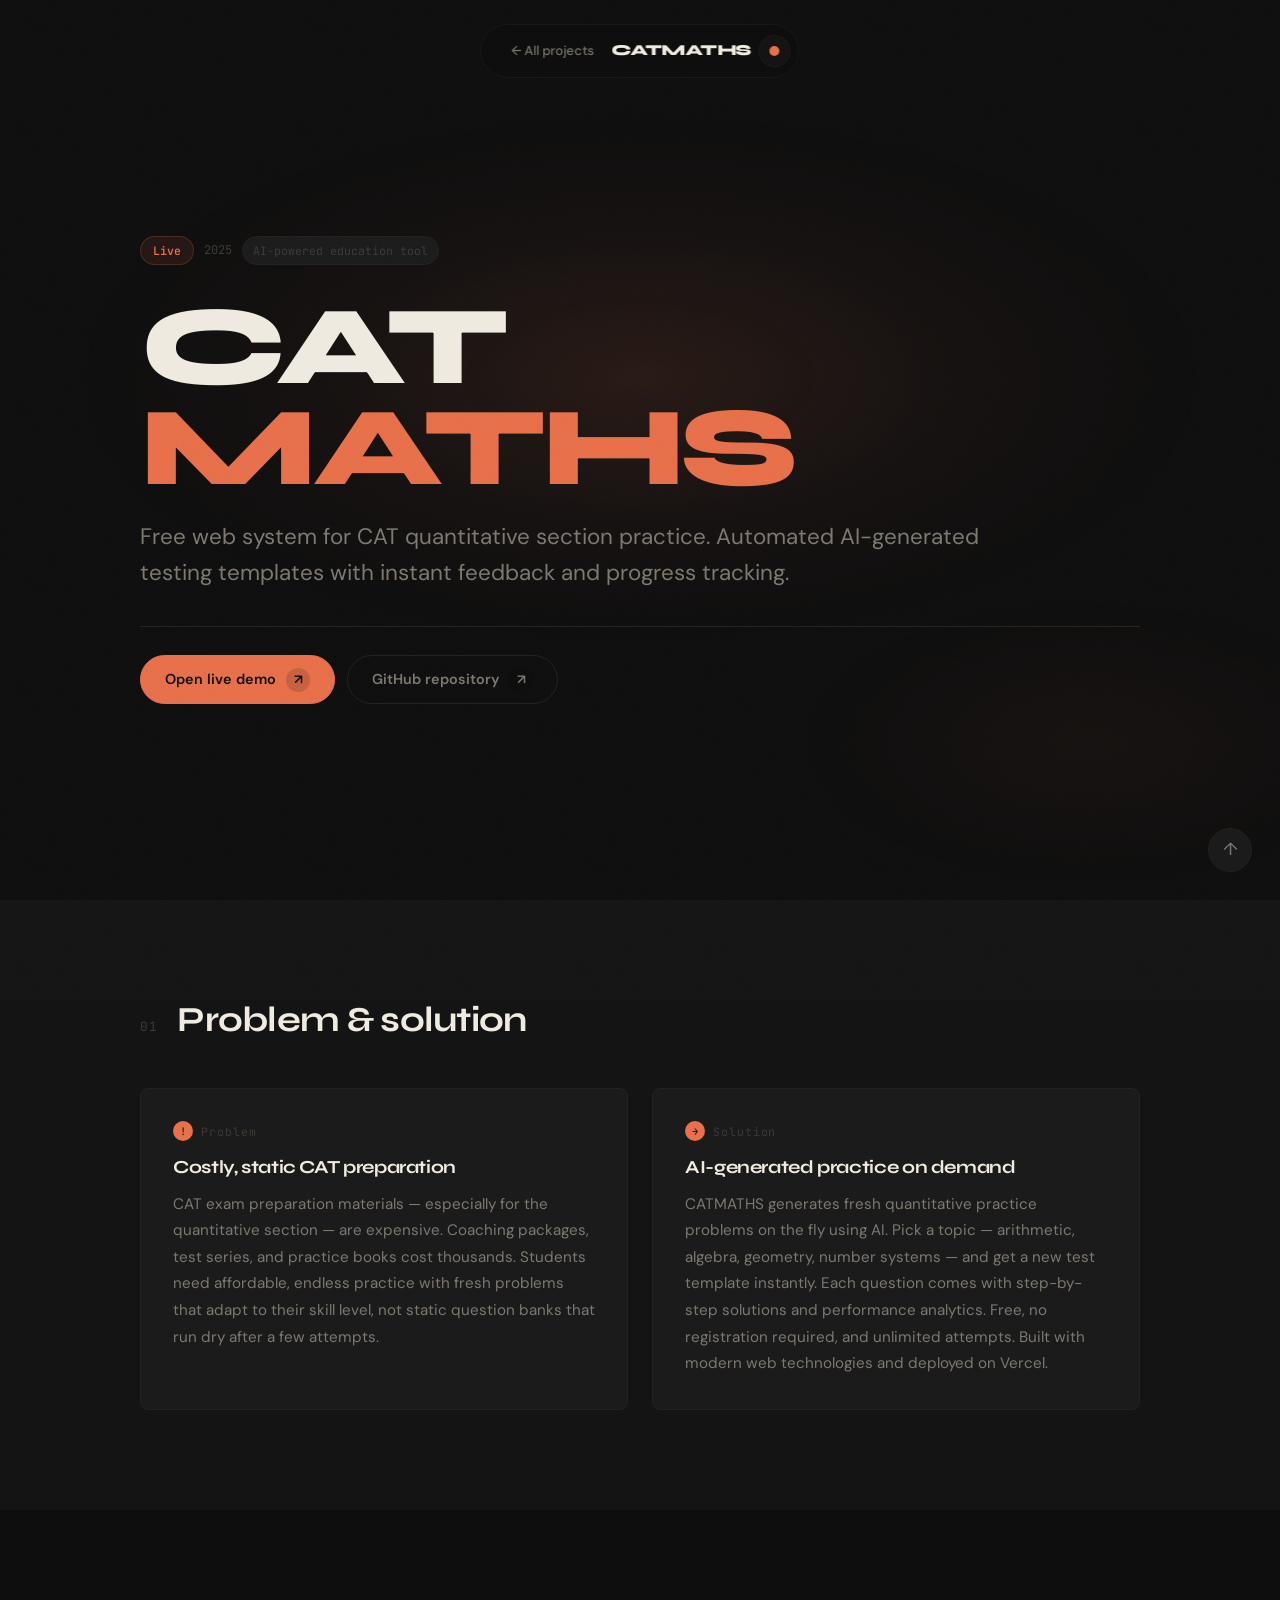
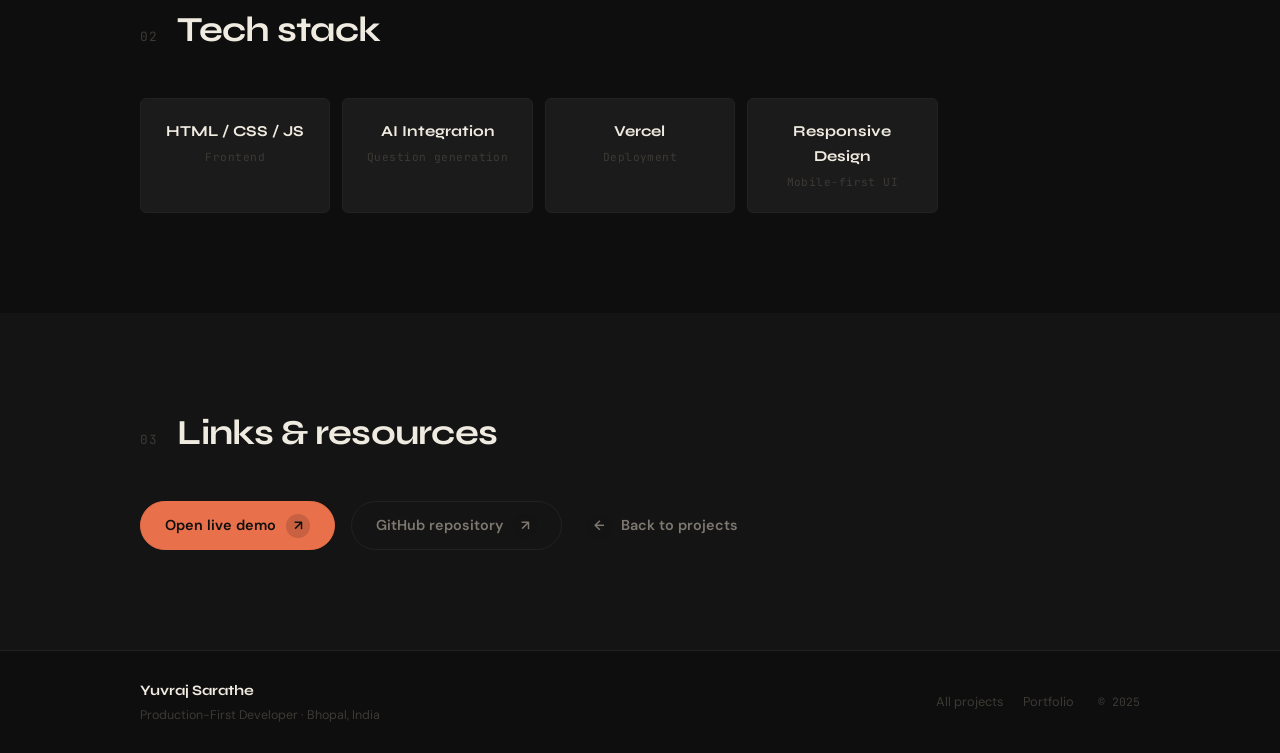
<file: screens/catmaths.html>
<!DOCTYPE html>
<html lang="en" data-theme="obsidian">
<head>
    <meta charset="UTF-8">
    <meta name="viewport" content="width=device-width, initial-scale=1.0">
    <title>CATMATHS — Project Detail</title>
    <meta name="description" content="CATMATHS: Free AI-powered web system for CAT quantitative section practice with automated generated testing templates.">

    <link rel="preconnect" href="https://fonts.googleapis.com">
    <link rel="preconnect" href="https://fonts.gstatic.com" crossorigin>
    <link href="https://fonts.googleapis.com/css2?family=Syne:wght@400;500;600;700;800&family=DM+Sans:ital,opsz,wght@0,9..40,300;0,9..40,400;0,9..40,500;0,9..40,600;1,9..40,300;1,9..40,400&family=JetBrains+Mono:wght@300;400;500&family=Space+Mono:ital,wght@0,400;0,700;1,400;1,600&family=Playfair+Display:ital,wght@0,400;0,600;0,700;1,400;1,600&display=swap" rel="stylesheet">
    <link rel="stylesheet" href="css/project.css">
</head>
<body>
    <a href="#main" class="skip-link">Skip to content</a>

    <div class="grain" aria-hidden="true"></div>
    <div class="scroll-progress" id="scrollProgress" aria-hidden="true"></div>

    <nav class="nav" role="navigation" aria-label="Main navigation">
        <div class="nav-inner">
            <a href="../index.html#projects" class="nav-back">← All projects</a>
            <span class="nav-title">CATMATHS</span>
            <div class="nav-actions">
                <button class="theme-btn" id="themeToggle" aria-label="Switch color theme" title="Switch theme">
                    <span class="theme-dot"></span>
                </button>
            </div>
        </div>
    </nav>

    <main id="main">
        <header class="project-hero">
            <div class="project-hero-inner">
                <div class="project-eyebrow" data-reveal="fade-up">
                    <span class="project-status">Live</span>
                    <span class="project-year">2025</span>
                    <span class="project-role-badge">AI-powered education tool</span>
                </div>

                <h1 class="project-name" data-reveal="slide-up" data-delay="1">
                    <span>CAT</span>
                    <span class="project-name-accent">MATHS</span>
                </h1>

                <p class="project-tagline" data-reveal="fade-up" data-delay="2">
                    Free web system for CAT quantitative section practice. Automated AI-generated testing templates with instant feedback and progress tracking.
                </p>

                <div class="project-hero-rule" data-reveal="expand" data-delay="3" aria-hidden="true"></div>

                <div class="project-hero-links" data-reveal="fade-up" data-delay="4">
                    <a href="https://catmaths.vercel.app/" target="_blank" rel="noopener noreferrer" class="btn btn-primary">
                        <span>Open live demo</span>
                        <span class="btn-icon">↗</span>
                    </a>
                    <a href="https://github.com/Yuvraj-Sarathe/CATMATHS" target="_blank" rel="noopener noreferrer" class="btn btn-outline">
                        <span>GitHub repository</span>
                        <span class="btn-icon">↗</span>
                    </a>
                </div>
            </div>
        </header>

        <section class="section section-alt">
            <div class="section-inner">
                <div class="section-header" data-reveal="fade-up">
                    <span class="section-num" aria-hidden="true">01</span>
                    <h2 class="section-heading">Problem & solution</h2>
                </div>

                <div class="ps-grid" data-reveal="fade-up" data-delay="1">
                    <div class="ps-card">
                        <span class="ps-label">
                            <span class="ps-label-icon">!</span>
                            Problem
                        </span>
                        <h3>Costly, static CAT preparation</h3>
                        <p>CAT exam preparation materials — especially for the quantitative section — are expensive. Coaching packages, test series, and practice books cost thousands. Students need affordable, endless practice with fresh problems that adapt to their skill level, not static question banks that run dry after a few attempts.</p>
                    </div>
                    <div class="ps-card">
                        <span class="ps-label">
                            <span class="ps-label-icon">→</span>
                            Solution
                        </span>
                        <h3>AI-generated practice on demand</h3>
                        <p>CATMATHS generates fresh quantitative practice problems on the fly using AI. Pick a topic — arithmetic, algebra, geometry, number systems — and get a new test template instantly. Each question comes with step-by-step solutions and performance analytics. Free, no registration required, and unlimited attempts. Built with modern web technologies and deployed on Vercel.</p>
                    </div>
                </div>
            </div>
        </section>

        <section class="section">
            <div class="section-inner">
                <div class="section-header" data-reveal="fade-up">
                    <span class="section-num" aria-hidden="true">02</span>
                    <h2 class="section-heading">Tech stack</h2>
                </div>

                <div class="tech-grid" data-reveal="fade-up" data-delay="1">
                    <div class="tech-item">
                        <div class="tech-name">HTML / CSS / JS</div>
                        <div class="tech-role">Frontend</div>
                    </div>
                    <div class="tech-item">
                        <div class="tech-name">AI Integration</div>
                        <div class="tech-role">Question generation</div>
                    </div>
                    <div class="tech-item">
                        <div class="tech-name">Vercel</div>
                        <div class="tech-role">Deployment</div>
                    </div>
                    <div class="tech-item">
                        <div class="tech-name">Responsive Design</div>
                        <div class="tech-role">Mobile-first UI</div>
                    </div>
                </div>
            </div>
        </section>

        <section class="section section-alt">
            <div class="section-inner">
                <div class="section-header" data-reveal="fade-up">
                    <span class="section-num" aria-hidden="true">03</span>
                    <h2 class="section-heading">Links & resources</h2>
                </div>

                <div class="links-row" data-reveal="fade-up" data-delay="1">
                    <a href="https://catmaths.vercel.app/" target="_blank" rel="noopener noreferrer" class="btn btn-primary">
                        <span>Open live demo</span>
                        <span class="btn-icon">↗</span>
                    </a>
                    <a href="https://github.com/Yuvraj-Sarathe/CATMATHS" target="_blank" rel="noopener noreferrer" class="btn btn-outline">
                        <span>GitHub repository</span>
                        <span class="btn-icon">↗</span>
                    </a>
                    <a href="../index.html#projects" class="btn btn-text">
                        <span class="btn-icon">←</span>
                        <span>Back to projects</span>
                    </a>
                </div>
            </div>
        </section>
    </main>

    <footer class="footer">
        <div class="footer-inner">
            <div class="footer-left">
                <strong class="footer-name">Yuvraj Sarathe</strong>
                <span class="footer-role">Production-First Developer · Bhopal, India</span>
            </div>
            <nav class="footer-nav" aria-label="Footer navigation">
                <a href="../index.html#projects">All projects</a>
                <a href="../index.html">Portfolio</a>
            </nav>
            <span class="footer-copy mono">© 2025</span>
        </div>
    </footer>

    <a href="#main" class="back-top" id="backTop" aria-label="Back to top" hidden>↑</a>

    <script src="js/project.js"></script>
</body>
</html>
</file>
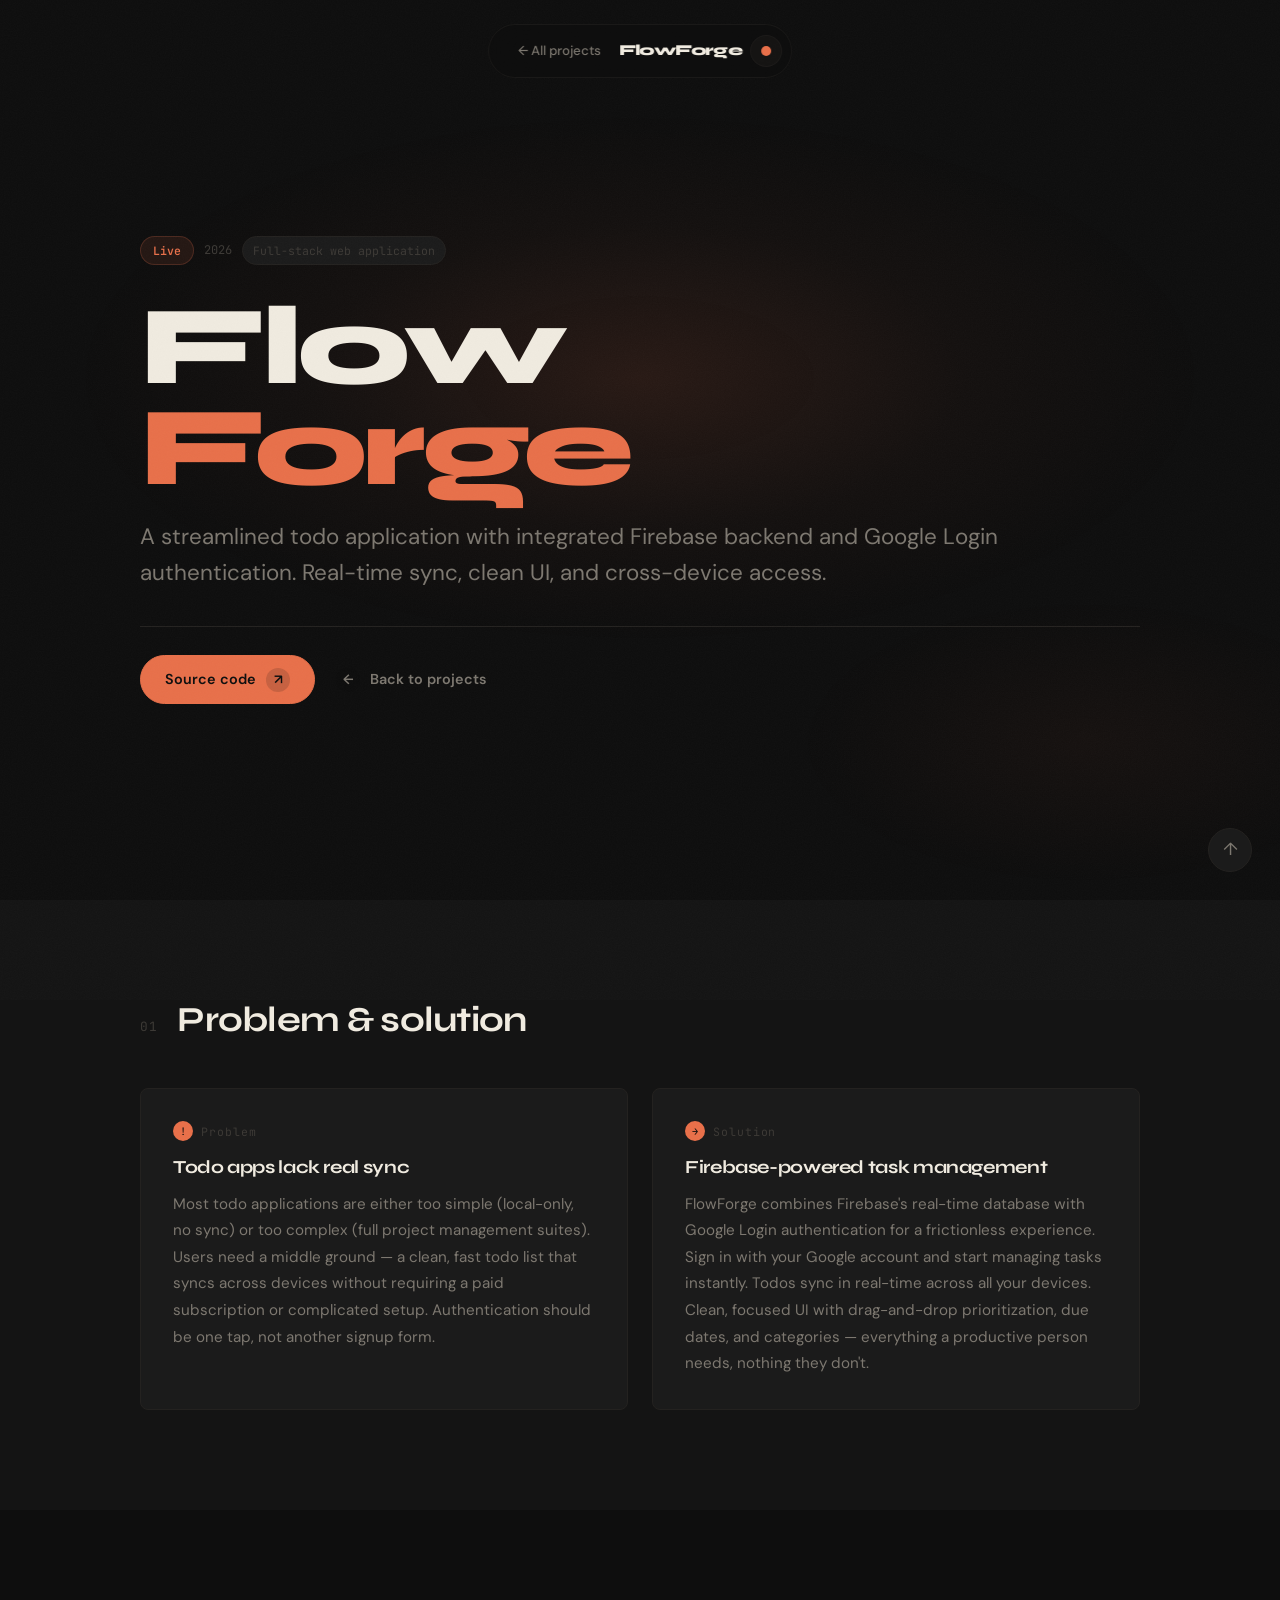
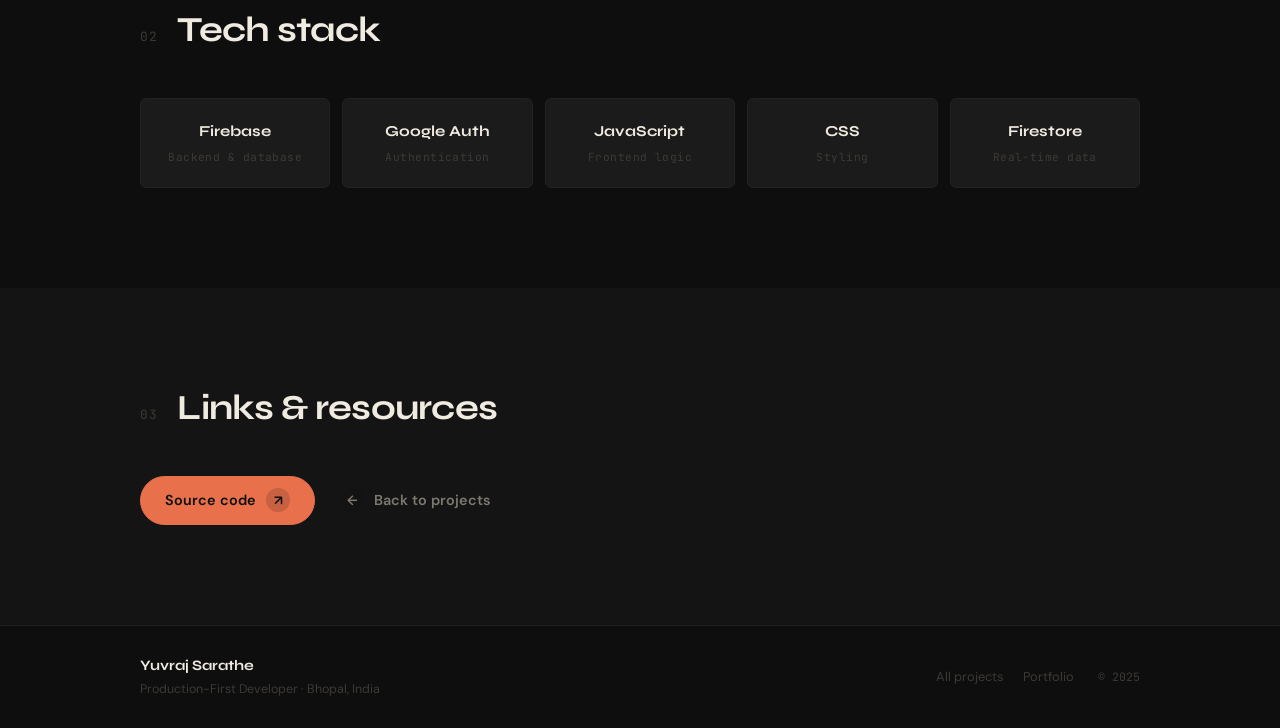
<file: screens/flowforge.html>
<!DOCTYPE html>
<html lang="en" data-theme="obsidian">
<head>
    <meta charset="UTF-8">
    <meta name="viewport" content="width=device-width, initial-scale=1.0">
    <title>FlowForge — Project Detail</title>
    <meta name="description" content="FlowForge: A todo application with integrated Firebase backend and Google Login authentication for seamless cross-device task management.">

    <link rel="preconnect" href="https://fonts.googleapis.com">
    <link rel="preconnect" href="https://fonts.gstatic.com" crossorigin>
    <link href="https://fonts.googleapis.com/css2?family=Syne:wght@400;500;600;700;800&family=DM+Sans:ital,opsz,wght@0,9..40,300;0,9..40,400;0,9..40,500;0,9..40,600;1,9..40,300;1,9..40,400&family=JetBrains+Mono:wght@300;400;500&family=Space+Mono:ital,wght@0,400;0,700;1,400;1,600&family=Playfair+Display:ital,wght@0,400;0,600;0,700;1,400;1,600&display=swap" rel="stylesheet">
    <link rel="stylesheet" href="css/project.css">
</head>
<body>
    <a href="#main" class="skip-link">Skip to content</a>

    <div class="grain" aria-hidden="true"></div>
    <div class="scroll-progress" id="scrollProgress" aria-hidden="true"></div>

    <nav class="nav" role="navigation" aria-label="Main navigation">
        <div class="nav-inner">
            <a href="../index.html#projects" class="nav-back">← All projects</a>
            <span class="nav-title">FlowForge</span>
            <div class="nav-actions">
                <button class="theme-btn" id="themeToggle" aria-label="Switch color theme" title="Switch theme">
                    <span class="theme-dot"></span>
                </button>
            </div>
        </div>
    </nav>

    <main id="main">
        <header class="project-hero">
            <div class="project-hero-inner">
                <div class="project-eyebrow" data-reveal="fade-up">
                    <span class="project-status">Live</span>
                    <span class="project-year">2026</span>
                    <span class="project-role-badge">Full-stack web application</span>
                </div>

                <h1 class="project-name" data-reveal="slide-up" data-delay="1">
                    <span>Flow</span>
                    <span class="project-name-accent">Forge</span>
                </h1>

                <p class="project-tagline" data-reveal="fade-up" data-delay="2">
                    A streamlined todo application with integrated Firebase backend and Google Login authentication. Real-time sync, clean UI, and cross-device access.
                </p>

                <div class="project-hero-rule" data-reveal="expand" data-delay="3" aria-hidden="true"></div>

                <div class="project-hero-links" data-reveal="fade-up" data-delay="4">
                    <a href="https://github.com/Yuvraj-Sarathe/FlowForge" target="_blank" rel="noopener noreferrer" class="btn btn-primary">
                        <span>Source code</span>
                        <span class="btn-icon">↗</span>
                    </a>
                    <a href="../index.html#projects" class="btn btn-text">
                        <span class="btn-icon">←</span>
                        <span>Back to projects</span>
                    </a>
                </div>
            </div>
        </header>

        <section class="section section-alt">
            <div class="section-inner">
                <div class="section-header" data-reveal="fade-up">
                    <span class="section-num" aria-hidden="true">01</span>
                    <h2 class="section-heading">Problem & solution</h2>
                </div>

                <div class="ps-grid" data-reveal="fade-up" data-delay="1">
                    <div class="ps-card">
                        <span class="ps-label">
                            <span class="ps-label-icon">!</span>
                            Problem
                        </span>
                        <h3>Todo apps lack real sync</h3>
                        <p>Most todo applications are either too simple (local-only, no sync) or too complex (full project management suites). Users need a middle ground — a clean, fast todo list that syncs across devices without requiring a paid subscription or complicated setup. Authentication should be one tap, not another signup form.</p>
                    </div>
                    <div class="ps-card">
                        <span class="ps-label">
                            <span class="ps-label-icon">→</span>
                            Solution
                        </span>
                        <h3>Firebase-powered task management</h3>
                        <p>FlowForge combines Firebase's real-time database with Google Login authentication for a frictionless experience. Sign in with your Google account and start managing tasks instantly. Todos sync in real-time across all your devices. Clean, focused UI with drag-and-drop prioritization, due dates, and categories — everything a productive person needs, nothing they don't.</p>
                    </div>
                </div>
            </div>
        </section>

        <section class="section">
            <div class="section-inner">
                <div class="section-header" data-reveal="fade-up">
                    <span class="section-num" aria-hidden="true">02</span>
                    <h2 class="section-heading">Tech stack</h2>
                </div>

                <div class="tech-grid" data-reveal="fade-up" data-delay="1">
                    <div class="tech-item">
                        <div class="tech-name">Firebase</div>
                        <div class="tech-role">Backend & database</div>
                    </div>
                    <div class="tech-item">
                        <div class="tech-name">Google Auth</div>
                        <div class="tech-role">Authentication</div>
                    </div>
                    <div class="tech-item">
                        <div class="tech-name">JavaScript</div>
                        <div class="tech-role">Frontend logic</div>
                    </div>
                    <div class="tech-item">
                        <div class="tech-name">CSS</div>
                        <div class="tech-role">Styling</div>
                    </div>
                    <div class="tech-item">
                        <div class="tech-name">Firestore</div>
                        <div class="tech-role">Real-time data</div>
                    </div>
                </div>
            </div>
        </section>

        <section class="section section-alt">
            <div class="section-inner">
                <div class="section-header" data-reveal="fade-up">
                    <span class="section-num" aria-hidden="true">03</span>
                    <h2 class="section-heading">Links & resources</h2>
                </div>

                <div class="links-row" data-reveal="fade-up" data-delay="1">
                    <a href="https://github.com/Yuvraj-Sarathe/FlowForge" target="_blank" rel="noopener noreferrer" class="btn btn-primary">
                        <span>Source code</span>
                        <span class="btn-icon">↗</span>
                    </a>
                    <a href="../index.html#projects" class="btn btn-text">
                        <span class="btn-icon">←</span>
                        <span>Back to projects</span>
                    </a>
                </div>
            </div>
        </section>
    </main>

    <footer class="footer">
        <div class="footer-inner">
            <div class="footer-left">
                <strong class="footer-name">Yuvraj Sarathe</strong>
                <span class="footer-role">Production-First Developer · Bhopal, India</span>
            </div>
            <nav class="footer-nav" aria-label="Footer navigation">
                <a href="../index.html#projects">All projects</a>
                <a href="../index.html">Portfolio</a>
            </nav>
            <span class="footer-copy mono">© 2025</span>
        </div>
    </footer>

    <a href="#main" class="back-top" id="backTop" aria-label="Back to top" hidden>↑</a>

    <script src="js/project.js"></script>
</body>
</html>
</file>
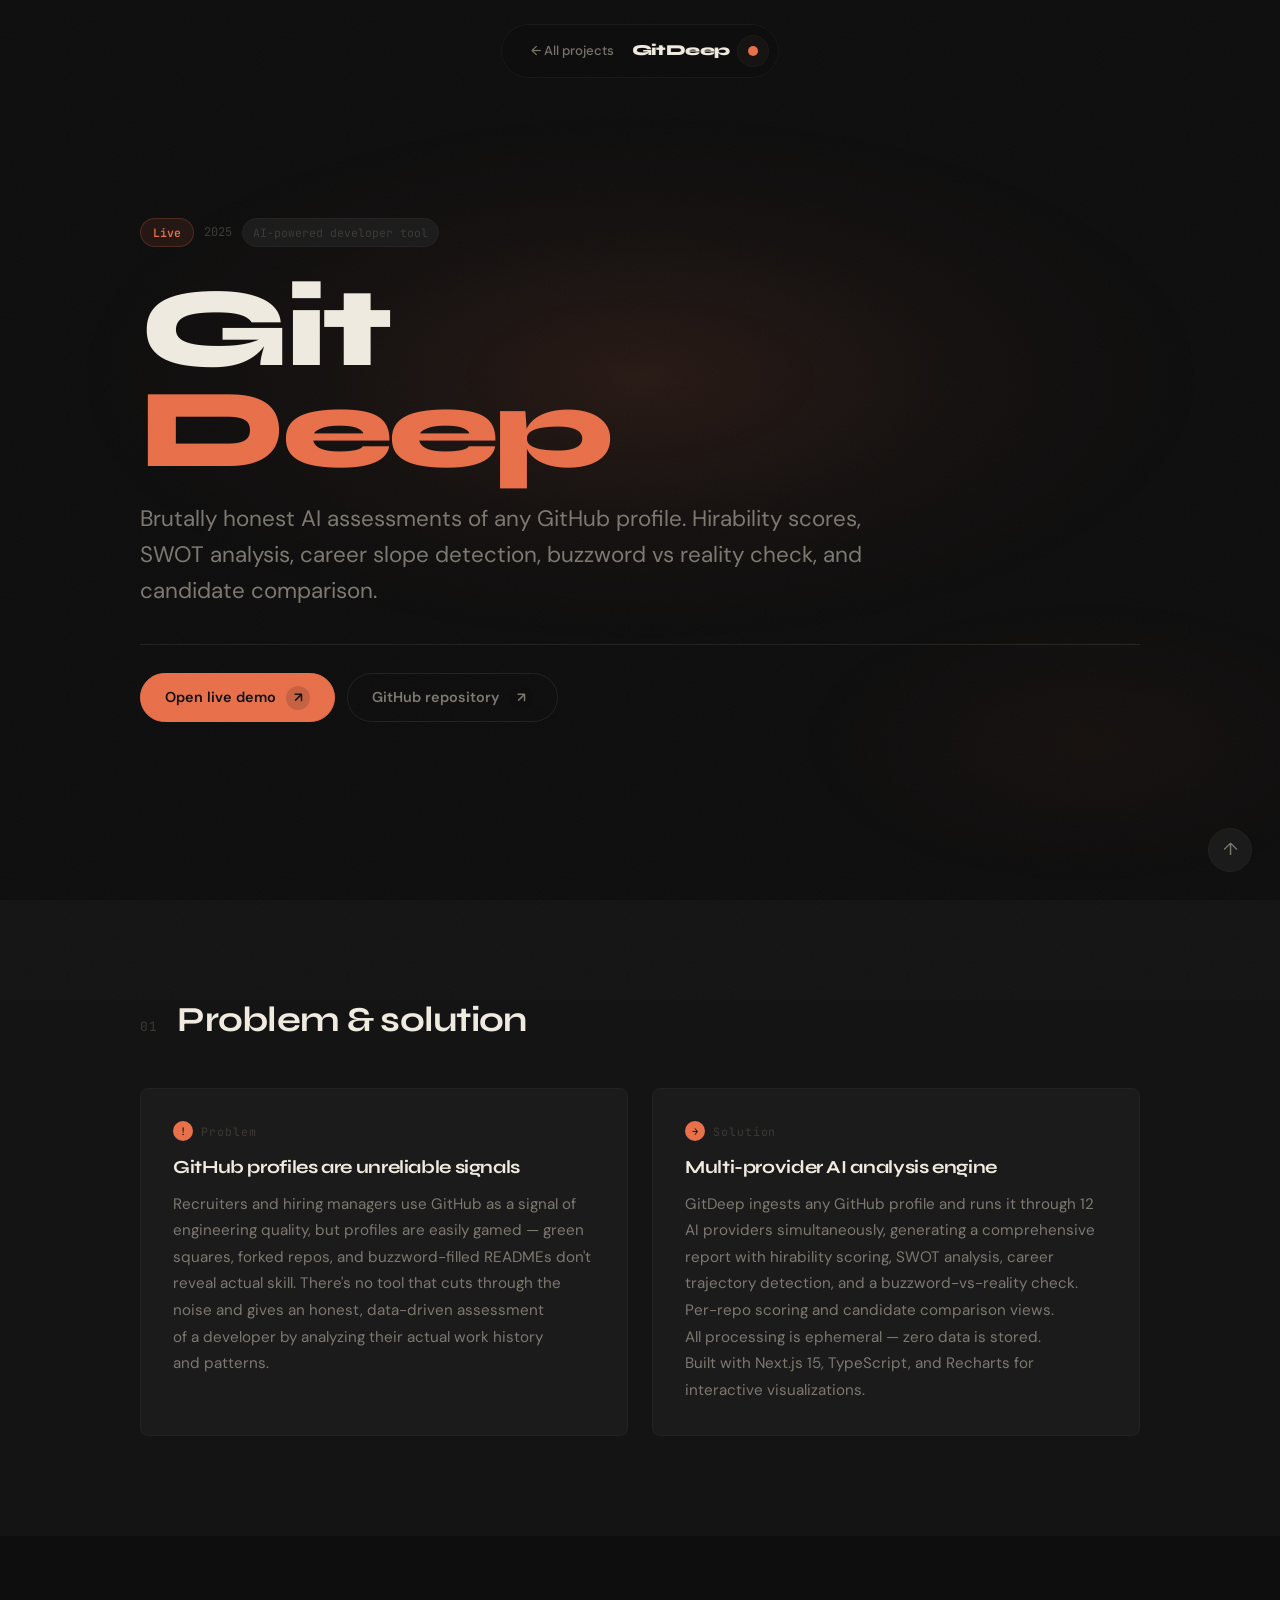
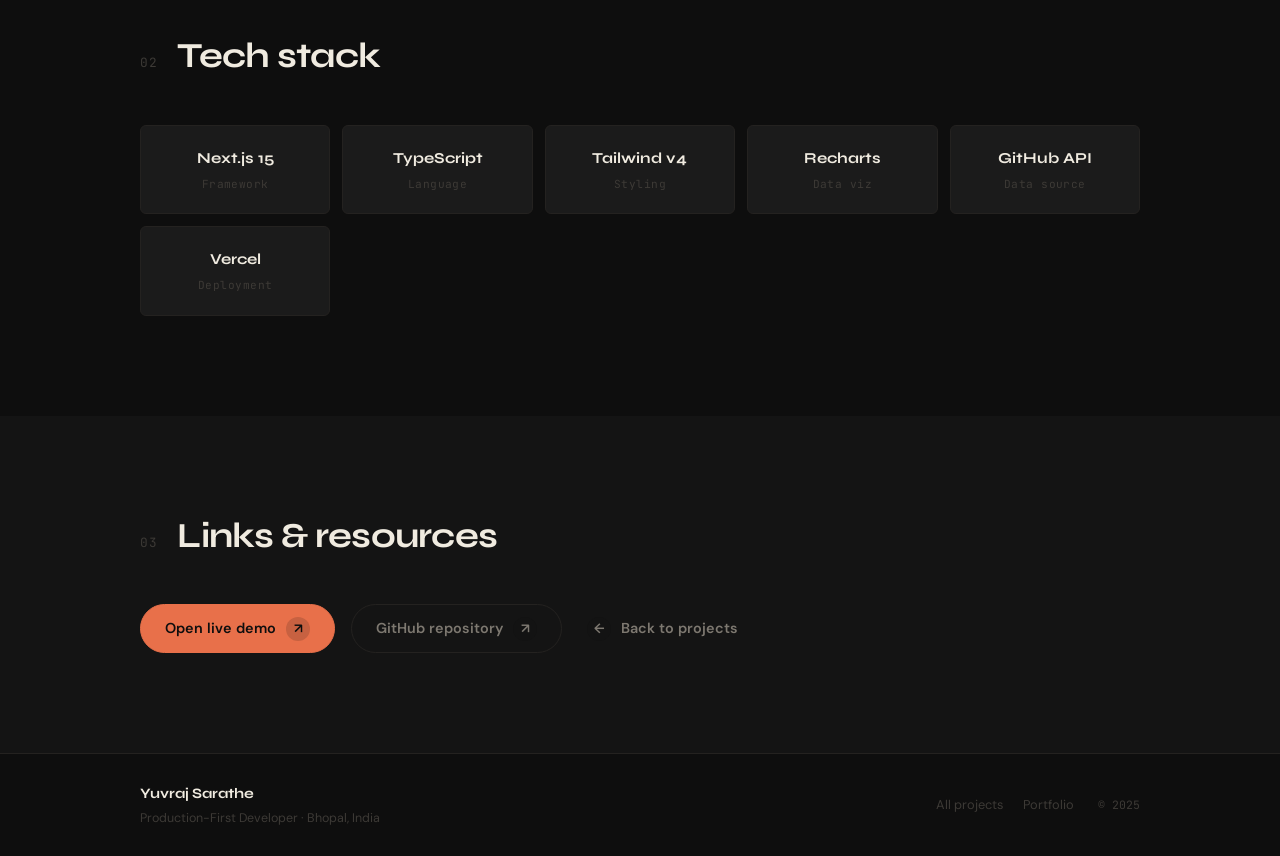
<file: screens/gitdeep.html>
<!DOCTYPE html>
<html lang="en" data-theme="obsidian">
<head>
    <meta charset="UTF-8">
    <meta name="viewport" content="width=device-width, initial-scale=1.0">
    <title>GitDeep — Project Detail</title>
    <meta name="description" content="GitDeep: AI-powered GitHub profile analyzer. Hirability scores, SWOT analysis, career slope detection with 12 AI providers.">

    <link rel="preconnect" href="https://fonts.googleapis.com">
    <link rel="preconnect" href="https://fonts.gstatic.com" crossorigin>
    <link href="https://fonts.googleapis.com/css2?family=Syne:wght@400;500;600;700;800&family=DM+Sans:ital,opsz,wght@0,9..40,300;0,9..40,400;0,9..40,500;0,9..40,600;1,9..40,300;1,9..40,400&family=JetBrains+Mono:wght@300;400;500&family=Space+Mono:ital,wght@0,400;0,700;1,400;1,600&family=Playfair+Display:ital,wght@0,400;0,600;0,700;1,400;1,600&display=swap" rel="stylesheet">
    <link rel="stylesheet" href="css/project.css">
</head>
<body>
    <a href="#main" class="skip-link">Skip to content</a>

    <div class="grain" aria-hidden="true"></div>
    <div class="scroll-progress" id="scrollProgress" aria-hidden="true"></div>

    <nav class="nav" role="navigation" aria-label="Main navigation">
        <div class="nav-inner">
            <a href="../index.html#projects" class="nav-back">← All projects</a>
            <span class="nav-title">GitDeep</span>
            <div class="nav-actions">
                <button class="theme-btn" id="themeToggle" aria-label="Switch color theme" title="Switch theme">
                    <span class="theme-dot"></span>
                </button>
            </div>
        </div>
    </nav>

    <main id="main">
        <header class="project-hero">
            <div class="project-hero-inner">
                <div class="project-eyebrow" data-reveal="fade-up">
                    <span class="project-status">Live</span>
                    <span class="project-year">2025</span>
                    <span class="project-role-badge">AI-powered developer tool</span>
                </div>

                <h1 class="project-name" data-reveal="slide-up" data-delay="1">
                    <span>Git</span>
                    <span class="project-name-accent">Deep</span>
                </h1>

                <p class="project-tagline" data-reveal="fade-up" data-delay="2">
                    Brutally honest AI assessments of any GitHub profile. Hirability scores, SWOT analysis, career slope detection, buzzword vs reality check, and candidate comparison.
                </p>

                <div class="project-hero-rule" data-reveal="expand" data-delay="3" aria-hidden="true"></div>

                <div class="project-hero-links" data-reveal="fade-up" data-delay="4">
                    <a href="https://gitdeep.vercel.app/" target="_blank" rel="noopener noreferrer" class="btn btn-primary">
                        <span>Open live demo</span>
                        <span class="btn-icon">↗</span>
                    </a>
                    <a href="https://github.com/Yuvraj-Sarathe/GitDeep" target="_blank" rel="noopener noreferrer" class="btn btn-outline">
                        <span>GitHub repository</span>
                        <span class="btn-icon">↗</span>
                    </a>
                </div>
            </div>
        </header>

        <section class="section section-alt">
            <div class="section-inner">
                <div class="section-header" data-reveal="fade-up">
                    <span class="section-num" aria-hidden="true">01</span>
                    <h2 class="section-heading">Problem & solution</h2>
                </div>

                <div class="ps-grid" data-reveal="fade-up" data-delay="1">
                    <div class="ps-card">
                        <span class="ps-label">
                            <span class="ps-label-icon">!</span>
                            Problem
                        </span>
                        <h3>GitHub profiles are unreliable signals</h3>
                        <p>Recruiters and hiring managers use GitHub as a signal of engineering quality, but profiles are easily gamed — green squares, forked repos, and buzzword-filled READMEs don't reveal actual skill. There's no tool that cuts through the noise and gives an honest, data-driven assessment of a developer by analyzing their actual work history and patterns.</p>
                    </div>
                    <div class="ps-card">
                        <span class="ps-label">
                            <span class="ps-label-icon">→</span>
                            Solution
                        </span>
                        <h3>Multi-provider AI analysis engine</h3>
                        <p>GitDeep ingests any GitHub profile and runs it through 12 AI providers simultaneously, generating a comprehensive report with hirability scoring, SWOT analysis, career trajectory detection, and a buzzword-vs-reality check. Per-repo scoring and candidate comparison views. All processing is ephemeral — zero data is stored. Built with Next.js 15, TypeScript, and Recharts for interactive visualizations.</p>
                    </div>
                </div>
            </div>
        </section>

        <section class="section">
            <div class="section-inner">
                <div class="section-header" data-reveal="fade-up">
                    <span class="section-num" aria-hidden="true">02</span>
                    <h2 class="section-heading">Tech stack</h2>
                </div>

                <div class="tech-grid" data-reveal="fade-up" data-delay="1">
                    <div class="tech-item">
                        <div class="tech-name">Next.js 15</div>
                        <div class="tech-role">Framework</div>
                    </div>
                    <div class="tech-item">
                        <div class="tech-name">TypeScript</div>
                        <div class="tech-role">Language</div>
                    </div>
                    <div class="tech-item">
                        <div class="tech-name">Tailwind v4</div>
                        <div class="tech-role">Styling</div>
                    </div>
                    <div class="tech-item">
                        <div class="tech-name">Recharts</div>
                        <div class="tech-role">Data viz</div>
                    </div>
                    <div class="tech-item">
                        <div class="tech-name">GitHub API</div>
                        <div class="tech-role">Data source</div>
                    </div>
                    <div class="tech-item">
                        <div class="tech-name">Vercel</div>
                        <div class="tech-role">Deployment</div>
                    </div>
                </div>
            </div>
        </section>

        <section class="section section-alt">
            <div class="section-inner">
                <div class="section-header" data-reveal="fade-up">
                    <span class="section-num" aria-hidden="true">03</span>
                    <h2 class="section-heading">Links & resources</h2>
                </div>

                <div class="links-row" data-reveal="fade-up" data-delay="1">
                    <a href="https://gitdeep.vercel.app/" target="_blank" rel="noopener noreferrer" class="btn btn-primary">
                        <span>Open live demo</span>
                        <span class="btn-icon">↗</span>
                    </a>
                    <a href="https://github.com/Yuvraj-Sarathe/GitDeep" target="_blank" rel="noopener noreferrer" class="btn btn-outline">
                        <span>GitHub repository</span>
                        <span class="btn-icon">↗</span>
                    </a>
                    <a href="../index.html#projects" class="btn btn-text">
                        <span class="btn-icon">←</span>
                        <span>Back to projects</span>
                    </a>
                </div>
            </div>
        </section>
    </main>

    <footer class="footer">
        <div class="footer-inner">
            <div class="footer-left">
                <strong class="footer-name">Yuvraj Sarathe</strong>
                <span class="footer-role">Production-First Developer · Bhopal, India</span>
            </div>
            <nav class="footer-nav" aria-label="Footer navigation">
                <a href="../index.html#projects">All projects</a>
                <a href="../index.html">Portfolio</a>
            </nav>
            <span class="footer-copy mono">© 2025</span>
        </div>
    </footer>

    <a href="#main" class="back-top" id="backTop" aria-label="Back to top" hidden>↑</a>

    <script src="js/project.js"></script>
</body>
</html>
</file>
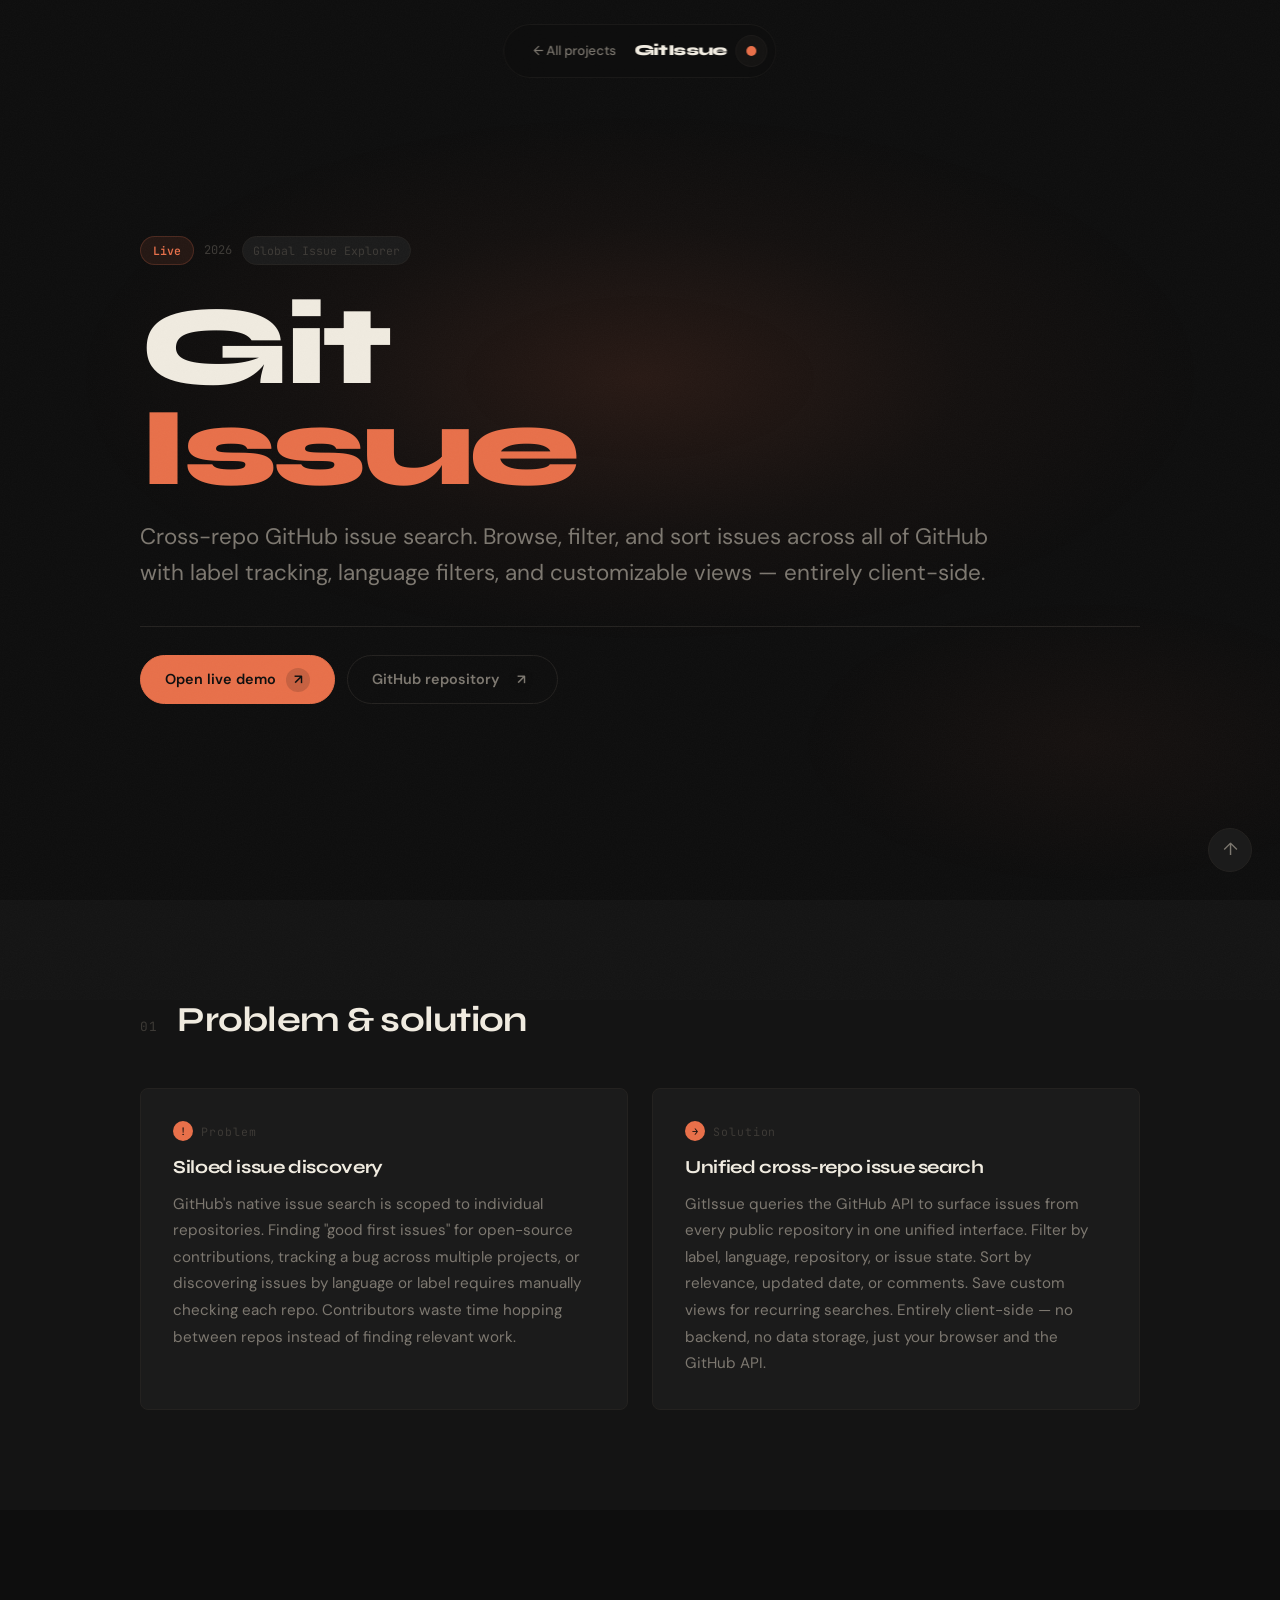
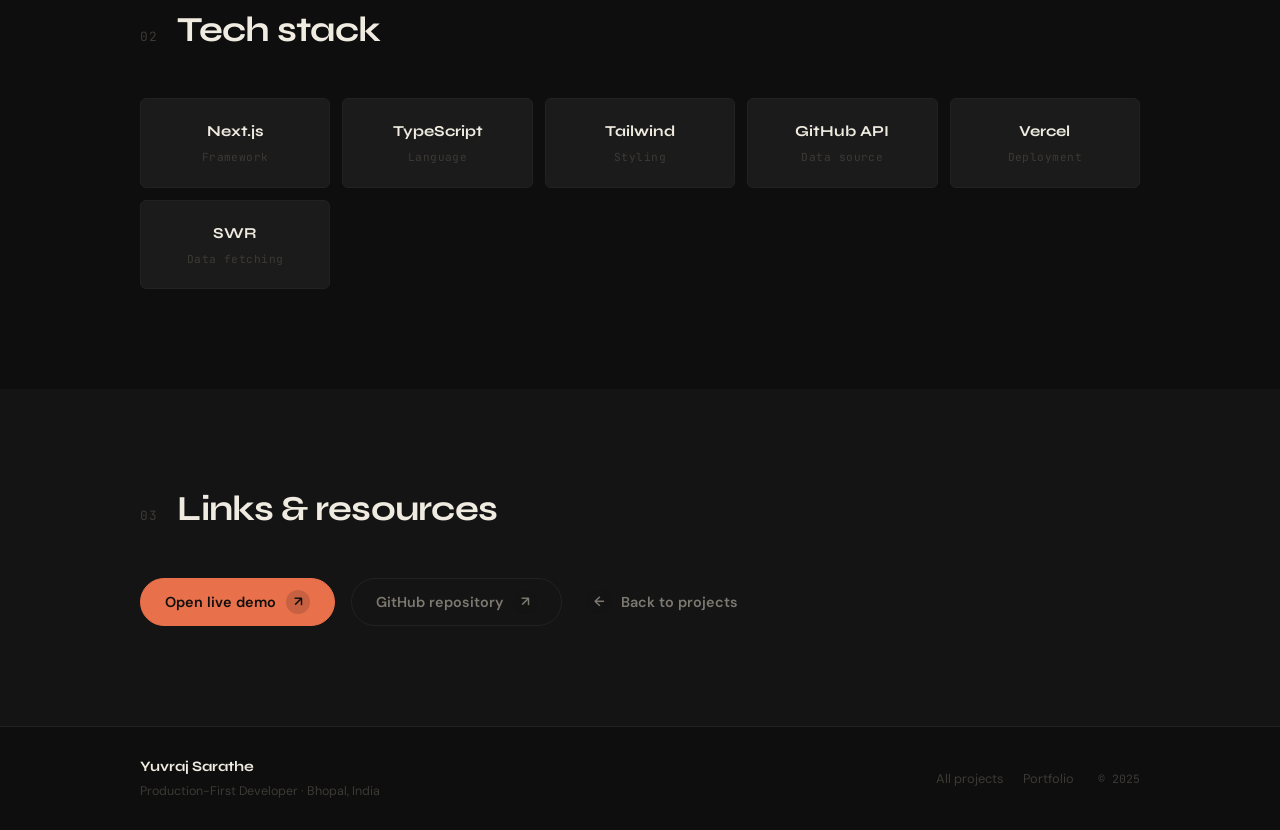
<file: screens/gitissue.html>
<!DOCTYPE html>
<html lang="en" data-theme="obsidian">
<head>
    <meta charset="UTF-8">
    <meta name="viewport" content="width=device-width, initial-scale=1.0">
    <title>GitIssue — Project Detail</title>
    <meta name="description" content="GitIssue: Cross-repo GitHub issue search with label tracking, language filters, and customizable views — entirely client-side.">

    <link rel="preconnect" href="https://fonts.googleapis.com">
    <link rel="preconnect" href="https://fonts.gstatic.com" crossorigin>
    <link href="https://fonts.googleapis.com/css2?family=Syne:wght@400;500;600;700;800&family=DM+Sans:ital,opsz,wght@0,9..40,300;0,9..40,400;0,9..40,500;0,9..40,600;1,9..40,300;1,9..40,400&family=JetBrains+Mono:wght@300;400;500&family=Space+Mono:ital,wght@0,400;0,700;1,400;1,600&family=Playfair+Display:ital,wght@0,400;0,600;0,700;1,400;1,600&display=swap" rel="stylesheet">
    <link rel="stylesheet" href="css/project.css">
</head>
<body>
    <a href="#main" class="skip-link">Skip to content</a>

    <div class="grain" aria-hidden="true"></div>
    <div class="scroll-progress" id="scrollProgress" aria-hidden="true"></div>

    <nav class="nav" role="navigation" aria-label="Main navigation">
        <div class="nav-inner">
            <a href="../index.html#projects" class="nav-back">← All projects</a>
            <span class="nav-title">GitIssue</span>
            <div class="nav-actions">
                <button class="theme-btn" id="themeToggle" aria-label="Switch color theme" title="Switch theme">
                    <span class="theme-dot"></span>
                </button>
            </div>
        </div>
    </nav>

    <main id="main">
        <header class="project-hero">
            <div class="project-hero-inner">
                <div class="project-eyebrow" data-reveal="fade-up">
                    <span class="project-status">Live</span>
                    <span class="project-year">2026</span>
                    <span class="project-role-badge">Global Issue Explorer</span>
                </div>

                <h1 class="project-name" data-reveal="slide-up" data-delay="1">
                    <span>Git</span>
                    <span class="project-name-accent">Issue</span>
                </h1>

                <p class="project-tagline" data-reveal="fade-up" data-delay="2">
                    Cross-repo GitHub issue search. Browse, filter, and sort issues across all of GitHub with label tracking, language filters, and customizable views — entirely client-side.
                </p>

                <div class="project-hero-rule" data-reveal="expand" data-delay="3" aria-hidden="true"></div>

                <div class="project-hero-links" data-reveal="fade-up" data-delay="4">
                    <a href="https://gitissue.vercel.app/" target="_blank" rel="noopener noreferrer" class="btn btn-primary">
                        <span>Open live demo</span>
                        <span class="btn-icon">↗</span>
                    </a>
                    <a href="https://github.com/Yuvraj-Sarathe/Git-Issue" target="_blank" rel="noopener noreferrer" class="btn btn-outline">
                        <span>GitHub repository</span>
                        <span class="btn-icon">↗</span>
                    </a>
                </div>
            </div>
        </header>

        <section class="section section-alt">
            <div class="section-inner">
                <div class="section-header" data-reveal="fade-up">
                    <span class="section-num" aria-hidden="true">01</span>
                    <h2 class="section-heading">Problem & solution</h2>
                </div>

                <div class="ps-grid" data-reveal="fade-up" data-delay="1">
                    <div class="ps-card">
                        <span class="ps-label">
                            <span class="ps-label-icon">!</span>
                            Problem
                        </span>
                        <h3>Siloed issue discovery</h3>
                        <p>GitHub's native issue search is scoped to individual repositories. Finding "good first issues" for open-source contributions, tracking a bug across multiple projects, or discovering issues by language or label requires manually checking each repo. Contributors waste time hopping between repos instead of finding relevant work.</p>
                    </div>
                    <div class="ps-card">
                        <span class="ps-label">
                            <span class="ps-label-icon">→</span>
                            Solution
                        </span>
                        <h3>Unified cross-repo issue search</h3>
                        <p>GitIssue queries the GitHub API to surface issues from every public repository in one unified interface. Filter by label, language, repository, or issue state. Sort by relevance, updated date, or comments. Save custom views for recurring searches. Entirely client-side — no backend, no data storage, just your browser and the GitHub API.</p>
                    </div>
                </div>
            </div>
        </section>

        <section class="section">
            <div class="section-inner">
                <div class="section-header" data-reveal="fade-up">
                    <span class="section-num" aria-hidden="true">02</span>
                    <h2 class="section-heading">Tech stack</h2>
                </div>

                <div class="tech-grid" data-reveal="fade-up" data-delay="1">
                    <div class="tech-item">
                        <div class="tech-name">Next.js</div>
                        <div class="tech-role">Framework</div>
                    </div>
                    <div class="tech-item">
                        <div class="tech-name">TypeScript</div>
                        <div class="tech-role">Language</div>
                    </div>
                    <div class="tech-item">
                        <div class="tech-name">Tailwind</div>
                        <div class="tech-role">Styling</div>
                    </div>
                    <div class="tech-item">
                        <div class="tech-name">GitHub API</div>
                        <div class="tech-role">Data source</div>
                    </div>
                    <div class="tech-item">
                        <div class="tech-name">Vercel</div>
                        <div class="tech-role">Deployment</div>
                    </div>
                    <div class="tech-item">
                        <div class="tech-name">SWR</div>
                        <div class="tech-role">Data fetching</div>
                    </div>
                </div>
            </div>
        </section>

        <section class="section section-alt">
            <div class="section-inner">
                <div class="section-header" data-reveal="fade-up">
                    <span class="section-num" aria-hidden="true">03</span>
                    <h2 class="section-heading">Links & resources</h2>
                </div>

                <div class="links-row" data-reveal="fade-up" data-delay="1">
                    <a href="https://gitissue.vercel.app/" target="_blank" rel="noopener noreferrer" class="btn btn-primary">
                        <span>Open live demo</span>
                        <span class="btn-icon">↗</span>
                    </a>
                    <a href="https://github.com/Yuvraj-Sarathe/Git-Issue" target="_blank" rel="noopener noreferrer" class="btn btn-outline">
                        <span>GitHub repository</span>
                        <span class="btn-icon">↗</span>
                    </a>
                    <a href="../index.html#projects" class="btn btn-text">
                        <span class="btn-icon">←</span>
                        <span>Back to projects</span>
                    </a>
                </div>
            </div>
        </section>
    </main>

    <footer class="footer">
        <div class="footer-inner">
            <div class="footer-left">
                <strong class="footer-name">Yuvraj Sarathe</strong>
                <span class="footer-role">Production-First Developer · Bhopal, India</span>
            </div>
            <nav class="footer-nav" aria-label="Footer navigation">
                <a href="../index.html#projects">All projects</a>
                <a href="../index.html">Portfolio</a>
            </nav>
            <span class="footer-copy mono">© 2025</span>
        </div>
    </footer>

    <a href="#main" class="back-top" id="backTop" aria-label="Back to top" hidden>↑</a>

    <script src="js/project.js"></script>
</body>
</html>
</file>
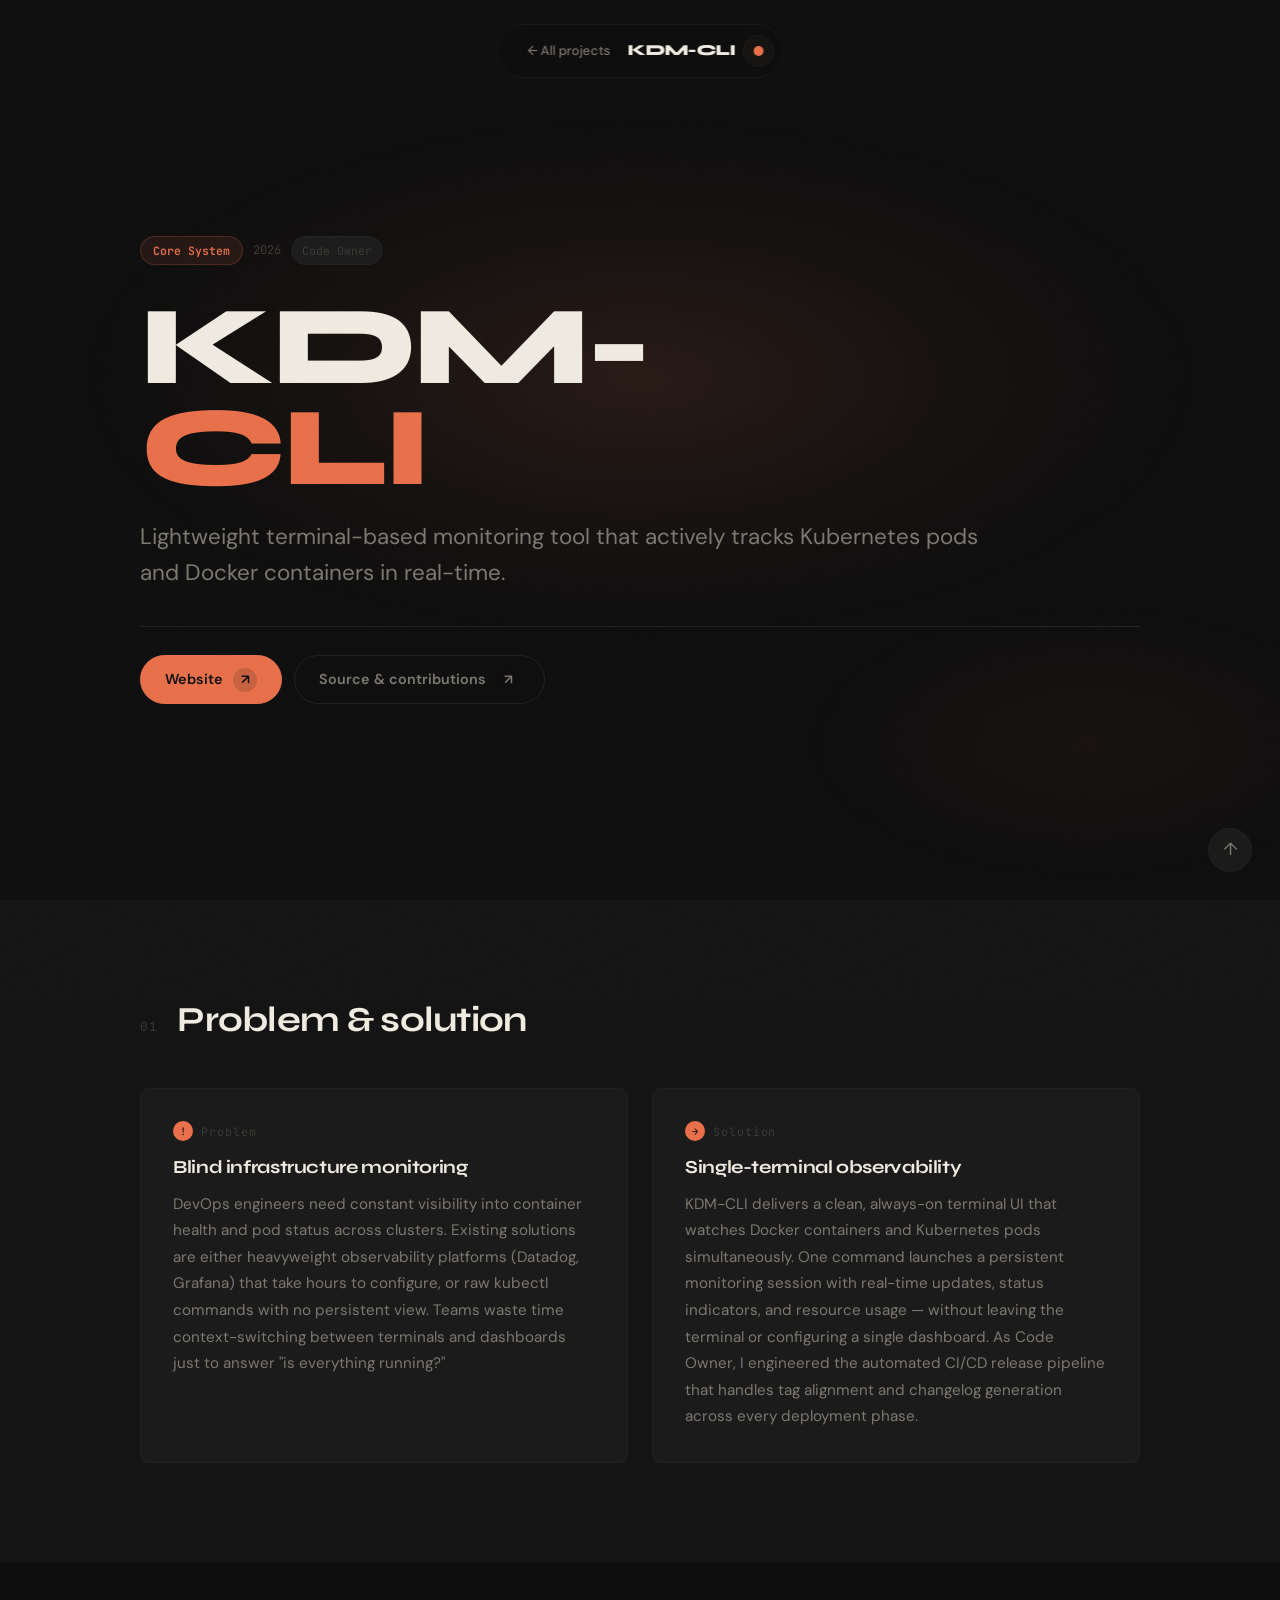
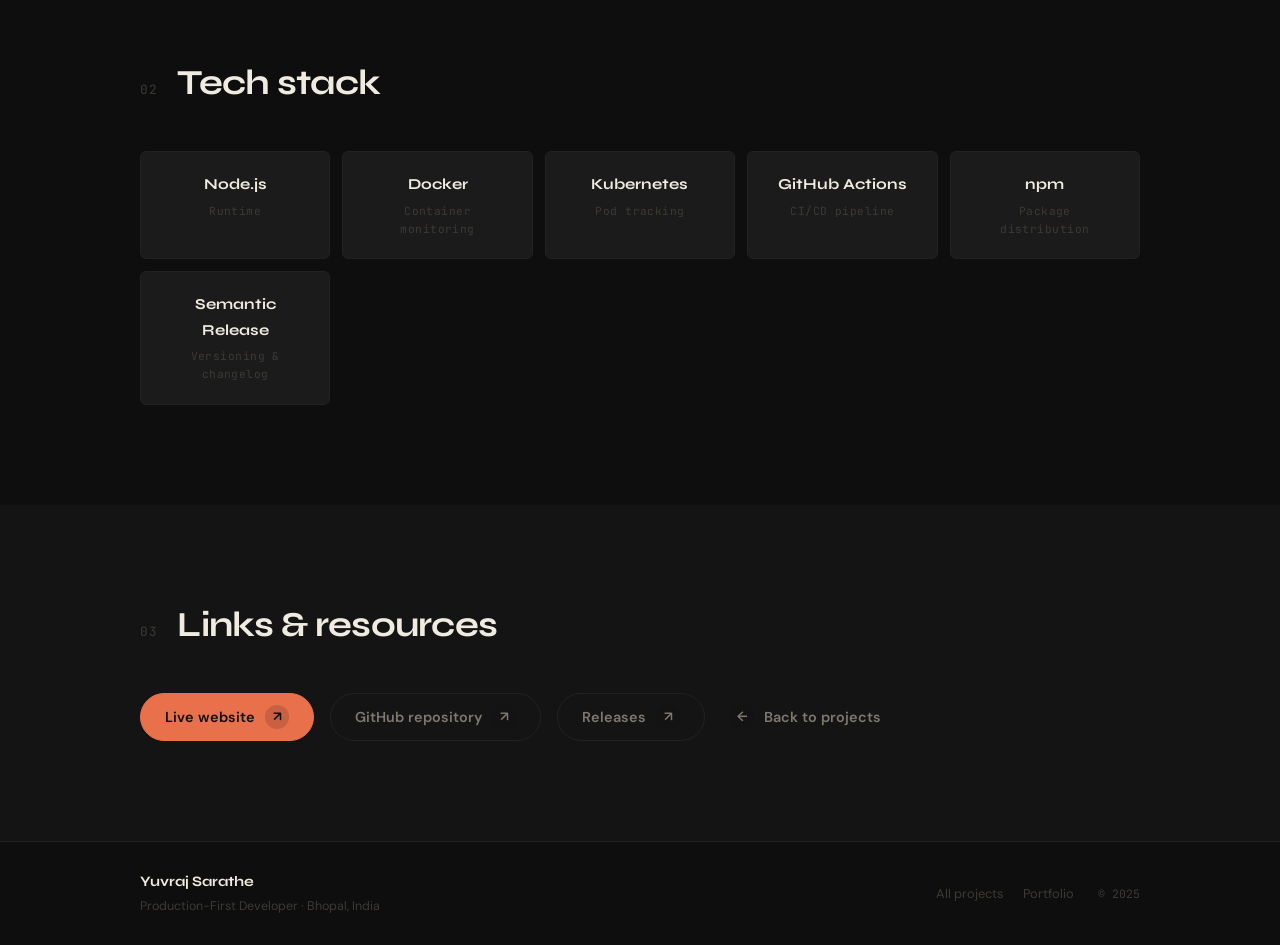
<file: screens/kdm-cli.html>
<!DOCTYPE html>
<html lang="en" data-theme="obsidian">
<head>
    <meta charset="UTF-8">
    <meta name="viewport" content="width=device-width, initial-scale=1.0">
    <title>KDM-CLI — Project Detail</title>
    <meta name="description" content="KDM-CLI: Lightweight terminal-based Kubernetes and Docker monitoring tool. Code Owner at KDM-cli organization.">

    <link rel="preconnect" href="https://fonts.googleapis.com">
    <link rel="preconnect" href="https://fonts.gstatic.com" crossorigin>
    <link href="https://fonts.googleapis.com/css2?family=Syne:wght@400;500;600;700;800&family=DM+Sans:ital,opsz,wght@0,9..40,300;0,9..40,400;0,9..40,500;0,9..40,600;1,9..40,300;1,9..40,400&family=JetBrains+Mono:wght@300;400;500&family=Space+Mono:ital,wght@0,400;0,700;1,400;1,600&family=Playfair+Display:ital,wght@0,400;0,600;0,700;1,400;1,600&display=swap" rel="stylesheet">
    <link rel="stylesheet" href="css/project.css">
</head>
<body>
    <a href="#main" class="skip-link">Skip to content</a>

    <div class="grain" aria-hidden="true"></div>
    <div class="scroll-progress" id="scrollProgress" aria-hidden="true"></div>

    <nav class="nav" role="navigation" aria-label="Main navigation">
        <div class="nav-inner">
            <a href="../index.html#projects" class="nav-back">← All projects</a>
            <span class="nav-title">KDM-CLI</span>
            <div class="nav-actions">
                <button class="theme-btn" id="themeToggle" aria-label="Switch color theme" title="Switch theme">
                    <span class="theme-dot"></span>
                </button>
            </div>
        </div>
    </nav>

    <main id="main">
        <header class="project-hero">
            <div class="project-hero-inner">
                <div class="project-eyebrow" data-reveal="fade-up">
                    <span class="project-status">Core System</span>
                    <span class="project-year">2026</span>
                    <span class="project-role-badge">Code Owner</span>
                </div>

                <h1 class="project-name" data-reveal="slide-up" data-delay="1">
                    <span>KDM-</span>
                    <span class="project-name-accent">CLI</span>
                </h1>

                <p class="project-tagline" data-reveal="fade-up" data-delay="2">
                    Lightweight terminal-based monitoring tool that actively tracks Kubernetes pods and Docker containers in real-time.
                </p>

                <div class="project-hero-rule" data-reveal="expand" data-delay="3" aria-hidden="true"></div>

                <div class="project-hero-links" data-reveal="fade-up" data-delay="4">
                    <a href="https://kdmcli.app/" target="_blank" rel="noopener noreferrer" class="btn btn-primary">
                        <span>Website</span>
                        <span class="btn-icon">↗</span>
                    </a>
                    <a href="https://github.com/KDM-cli/kdm-cli" target="_blank" rel="noopener noreferrer" class="btn btn-outline">
                        <span>Source & contributions</span>
                        <span class="btn-icon">↗</span>
                    </a>
                </div>
            </div>
        </header>

        <section class="section section-alt">
            <div class="section-inner">
                <div class="section-header" data-reveal="fade-up">
                    <span class="section-num" aria-hidden="true">01</span>
                    <h2 class="section-heading">Problem & solution</h2>
                </div>

                <div class="ps-grid" data-reveal="fade-up" data-delay="1">
                    <div class="ps-card">
                        <span class="ps-label">
                            <span class="ps-label-icon">!</span>
                            Problem
                        </span>
                        <h3>Blind infrastructure monitoring</h3>
                        <p>DevOps engineers need constant visibility into container health and pod status across clusters. Existing solutions are either heavyweight observability platforms (Datadog, Grafana) that take hours to configure, or raw kubectl commands with no persistent view. Teams waste time context-switching between terminals and dashboards just to answer "is everything running?"</p>
                    </div>
                    <div class="ps-card">
                        <span class="ps-label">
                            <span class="ps-label-icon">→</span>
                            Solution
                        </span>
                        <h3>Single-terminal observability</h3>
                        <p>KDM-CLI delivers a clean, always-on terminal UI that watches Docker containers and Kubernetes pods simultaneously. One command launches a persistent monitoring session with real-time updates, status indicators, and resource usage — without leaving the terminal or configuring a single dashboard. As Code Owner, I engineered the automated CI/CD release pipeline that handles tag alignment and changelog generation across every deployment phase.</p>
                    </div>
                </div>
            </div>
        </section>

        <section class="section">
            <div class="section-inner">
                <div class="section-header" data-reveal="fade-up">
                    <span class="section-num" aria-hidden="true">02</span>
                    <h2 class="section-heading">Tech stack</h2>
                </div>

                <div class="tech-grid" data-reveal="fade-up" data-delay="1">
                    <div class="tech-item">
                        <div class="tech-name">Node.js</div>
                        <div class="tech-role">Runtime</div>
                    </div>
                    <div class="tech-item">
                        <div class="tech-name">Docker</div>
                        <div class="tech-role">Container monitoring</div>
                    </div>
                    <div class="tech-item">
                        <div class="tech-name">Kubernetes</div>
                        <div class="tech-role">Pod tracking</div>
                    </div>
                    <div class="tech-item">
                        <div class="tech-name">GitHub Actions</div>
                        <div class="tech-role">CI/CD pipeline</div>
                    </div>
                    <div class="tech-item">
                        <div class="tech-name">npm</div>
                        <div class="tech-role">Package distribution</div>
                    </div>
                    <div class="tech-item">
                        <div class="tech-name">Semantic Release</div>
                        <div class="tech-role">Versioning & changelog</div>
                    </div>
                </div>
            </div>
        </section>

        <section class="section section-alt">
            <div class="section-inner">
                <div class="section-header" data-reveal="fade-up">
                    <span class="section-num" aria-hidden="true">03</span>
                    <h2 class="section-heading">Links & resources</h2>
                </div>

                <div class="links-row" data-reveal="fade-up" data-delay="1">
                    <a href="https://kdmcli.app/" target="_blank" rel="noopener noreferrer" class="btn btn-primary">
                        <span>Live website</span>
                        <span class="btn-icon">↗</span>
                    </a>
                    <a href="https://github.com/KDM-cli/kdm-cli" target="_blank" rel="noopener noreferrer" class="btn btn-outline">
                        <span>GitHub repository</span>
                        <span class="btn-icon">↗</span>
                    </a>
                    <a href="https://github.com/KDM-cli/kdm-cli/releases" target="_blank" rel="noopener noreferrer" class="btn btn-outline">
                        <span>Releases</span>
                        <span class="btn-icon">↗</span>
                    </a>
                    <a href="../index.html#projects" class="btn btn-text">
                        <span class="btn-icon">←</span>
                        <span>Back to projects</span>
                    </a>
                </div>
            </div>
        </section>
    </main>

    <footer class="footer">
        <div class="footer-inner">
            <div class="footer-left">
                <strong class="footer-name">Yuvraj Sarathe</strong>
                <span class="footer-role">Production-First Developer · Bhopal, India</span>
            </div>
            <nav class="footer-nav" aria-label="Footer navigation">
                <a href="../index.html#projects">All projects</a>
                <a href="../index.html">Portfolio</a>
            </nav>
            <span class="footer-copy mono">© 2025</span>
        </div>
    </footer>

    <a href="#main" class="back-top" id="backTop" aria-label="Back to top" hidden>↑</a>

    <script src="js/project.js"></script>
</body>
</html>
</file>
<file: screens/css/project.css>
/* ═══════════════════════════════════════════════════════════
   Z-INDEX SCALE
   ═══════════════════════════════════════════════════════════ */
:root {
    --z-grain:    1;
    --z-base:     10;
    --z-nav:      100;
    --z-mobile:   200;
    --z-overlay:  300;
    --z-progress: 1001;

    --radius-shell: 2rem;
    --radius-core:  calc(2rem - 0.375rem);
    --radius-pill:  9999px;

    --ease-enter:  cubic-bezier(0.22, 1, 0.36, 1);
    --ease-move:   cubic-bezier(0.25, 1, 0.5, 1);
    --ease-drawer: cubic-bezier(0.32, 0.72, 0, 1);
}

[data-theme-switching] *,
[data-theme-switching] *::before,
[data-theme-switching] *::after {
    transition: none !important;
}

/* ═══════════════════════════════════════════════════════════
   THEME: OBSIDIAN (default)
   ═══════════════════════════════════════════════════════════ */
[data-theme="obsidian"] {
    --bg:         #0e0e0e;
    --bg-surf:    #141414;
    --bg-card:    #1b1b1b;
    --text-1:     #f0ebe0;
    --text-2:     #7d7870;
    --text-3:     #3d3a36;
    --accent:     #e8704a;
    --accent-dim: #7a3820;
    --accent-glow:rgba(232,112,74,0.12);
    --border:     #242220;
    --border-h:   #3a3530;
    --shadow:     rgba(232,112,74,0.08);

    --font-display: 'Syne', sans-serif;
    --font-body:    'DM Sans', sans-serif;
    --font-mono:    'JetBrains Mono', monospace;

    --scrollbar-thumb: #3a3530;
    --scrollbar-hover: #e8704a;

    --grain-op:   0.028;
    --scan-op:    0;
}

/* ═══════════════════════════════════════════════════════════
   THEME: PHOSPHOR
   ═══════════════════════════════════════════════════════════ */
[data-theme="phosphor"] {
    --bg:         #050a05;
    --bg-surf:    #09110a;
    --bg-card:    #0d180d;
    --text-1:     #c8f5c8;
    --text-2:     #4a784a;
    --text-3:     #1e3a1e;
    --accent:     #3ae87a;
    --accent-dim: #1a6030;
    --accent-glow:rgba(58,232,122,0.1);
    --border:     #102010;
    --border-h:   #1e4020;
    --shadow:     rgba(58,232,122,0.06);

    --font-display: 'Space Mono', monospace;
    --font-body:    'DM Sans', sans-serif;
    --font-mono:    'Space Mono', monospace;

    --scrollbar-thumb: #1e4020;
    --scrollbar-hover: #3ae87a;

    --grain-op:   0.04;
    --scan-op:    1;
}

/* ═══════════════════════════════════════════════════════════
   THEME: MANUSCRIPT
   ═══════════════════════════════════════════════════════════ */
[data-theme="manuscript"] {
    --bg:         #f2ece0;
    --bg-surf:    #ebe3d5;
    --bg-card:    #e4dac8;
    --text-1:     #1a0f08;
    --text-2:     #6a5a48;
    --text-3:     #b0a090;
    --accent:     #8b1a1a;
    --accent-dim: #5a1010;
    --accent-glow:rgba(139,26,26,0.08);
    --border:     #d0c5b0;
    --border-h:   #b0a090;
    --shadow:     rgba(139,26,26,0.06);

    --font-display: 'Playfair Display', serif;
    --font-body:    'DM Sans', sans-serif;
    --font-mono:    'JetBrains Mono', monospace;

    --scrollbar-thumb: #c0b098;
    --scrollbar-hover: #8b1a1a;

    --grain-op:   0.05;
    --scan-op:    0;
}

/* ═══════════════════════════════════════════════════════════
   THEME: ALABASTER
   ═══════════════════════════════════════════════════════════ */
[data-theme="alabaster"] {
    --bg:         #f8f9fb;
    --bg-surf:    #f0f1f5;
    --bg-card:    #ffffff;
    --text-1:     #0f172a;
    --text-2:     #475569;
    --text-3:     #94a3b8;
    --accent:     #2563eb;
    --accent-dim: #1e40af;
    --accent-glow:rgba(37,99,235,0.10);
    --border:     #e2e8f0;
    --border-h:   #cbd5e1;
    --shadow:     rgba(37,99,235,0.08);

    --font-display: 'Syne', sans-serif;
    --font-body:    'DM Sans', sans-serif;
    --font-mono:    'JetBrains Mono', monospace;

    --scrollbar-thumb: #cbd5e1;
    --scrollbar-hover: #2563eb;

    --grain-op:   0.02;
    --scan-op:    0;
}

/* ═══════════════════════════════════════════════════════════
   RESET & BASE
   ═══════════════════════════════════════════════════════════ */
*, *::before, *::after {
    margin: 0;
    padding: 0;
    box-sizing: border-box;
}

html {
    scroll-behavior: smooth;
    scroll-padding-top: 80px;
    font-size: 16px;
}

body {
    font-family: var(--font-body);
    background-color: var(--bg);
    color: var(--text-2);
    line-height: 1.65;
    min-height: 100dvh;
    transition: background-color 0.4s var(--ease-move), color 0.4s var(--ease-move);
    overflow-x: hidden;
}

body { cursor: none; }

body::after {
    content: '';
    position: fixed;
    inset: 0;
    background: repeating-linear-gradient(
        0deg,
        transparent,
        transparent 3px,
        rgba(58,232,122,0.015) 3px,
        rgba(58,232,122,0.015) 4px
    );
    pointer-events: none;
    z-index: var(--z-grain);
    opacity: var(--scan-op);
    transition: opacity 0.4s;
}

body::before {
    content: '';
    position: fixed;
    inset: 0;
    background-image: radial-gradient(circle, var(--border) 0.5px, transparent 0.5px);
    background-size: 32px 32px;
    opacity: 0.12;
    pointer-events: none;
    z-index: -1;
}

/* ═══════════════════════════════════════════════════════════
   SCROLLBAR
   ═══════════════════════════════════════════════════════════ */
::-webkit-scrollbar { width: 6px; }
::-webkit-scrollbar-track { background: var(--bg); }
::-webkit-scrollbar-thumb { background: var(--scrollbar-thumb); border-radius: 3px; }
::-webkit-scrollbar-thumb:hover { background: var(--scrollbar-hover); }
* { scrollbar-width: thin; scrollbar-color: var(--scrollbar-thumb) var(--bg); }

/* ═══════════════════════════════════════════════════════════
   TYPOGRAPHY
   ═══════════════════════════════════════════════════════════ */
h1, h2, h3, h4, h5, h6 {
    font-family: var(--font-display);
    color: var(--text-1);
    font-weight: 700;
    line-height: 1.15;
    letter-spacing: -0.02em;
    text-wrap: balance;
}

p { text-wrap: pretty; }

a {
    color: var(--accent);
    text-decoration: none;
    transition: color 0.2s;
}
a:hover { color: var(--text-1); }
a:focus-visible {
    outline: 2px solid var(--accent);
    outline-offset: 3px;
    border-radius: 2px;
}

code {
    font-family: var(--font-mono);
    font-size: 0.85em;
    background: var(--bg-card);
    color: var(--accent);
    padding: 2px 6px;
    border-radius: 3px;
    letter-spacing: 0;
}

.mono { font-family: var(--font-mono); }

.skip-link {
    position: fixed;
    top: -100%;
    left: 1rem;
    z-index: 1001;
    padding: 8px 16px;
    background: var(--accent);
    color: var(--bg);
    font-weight: 600;
    border-radius: 4px;
    transition: top 0.2s;
}
.skip-link:focus { top: 1rem; }

a, button, .theme-btn, .back-top { cursor: none; }

/* ═══════════════════════════════════════════════════════════
   GRAIN OVERLAY
   ═══════════════════════════════════════════════════════════ */
.grain {
    position: fixed;
    inset: -100px;
    width: calc(100% + 200px);
    height: calc(100% + 200px);
    pointer-events: none;
    z-index: var(--z-grain);
    opacity: var(--grain-op);
    background-image: url("data:image/svg+xml,%3Csvg xmlns='http://www.w3.org/2000/svg' width='280' height='280'%3E%3Cfilter id='n'%3E%3CfeTurbulence type='fractalNoise' baseFrequency='0.85' numOctaves='4' stitchTiles='stitch'/%3E%3CfeColorMatrix type='saturate' values='0'/%3E%3C/filter%3E%3Crect width='100%25' height='100%25' filter='url(%23n)'/%3E%3C/svg%3E");
    background-size: 280px 280px;
    animation: grain-anim 8s steps(8) infinite;
    transition: opacity 0.4s;
}
@keyframes grain-anim {
    0%   { transform: translate(0, 0); }
    12%  { transform: translate(-6%, -12%); }
    25%  { transform: translate(-14%, 6%); }
    37%  { transform: translate(8%, -20%); }
    50%  { transform: translate(-4%, 22%); }
    62%  { transform: translate(-12%, 8%); }
    75%  { transform: translate(14%, -2%); }
    87%  { transform: translate(2%, 18%); }
    100% { transform: translate(0, 0); }
}

/* ═══════════════════════════════════════════════════════════
   SCROLL PROGRESS BAR
   ═══════════════════════════════════════════════════════════ */
.scroll-progress {
    position: fixed;
    top: 0; left: 0;
    height: 2px;
    background: var(--accent);
    width: 0%;
    z-index: var(--z-progress);
    transition: background 0.4s;
    transform-origin: left;
}

/* ═══════════════════════════════════════════════════════════
   NAVIGATION — Floating pill
   ═══════════════════════════════════════════════════════════ */
.nav {
    position: fixed;
    top: 1.5rem;
    left: 50%;
    transform: translateX(-50%);
    z-index: var(--z-nav);
    border-radius: var(--radius-pill);
    background: color-mix(in srgb, var(--bg) 80%, transparent);
    backdrop-filter: blur(20px);
    -webkit-backdrop-filter: blur(20px);
    border: 1px solid color-mix(in srgb, var(--border) 60%, transparent);
    transition: background 0.3s var(--ease-move), border-color 0.3s var(--ease-move);
    width: max-content;
    max-width: calc(100% - 2rem);
}

.nav-inner {
    display: flex;
    align-items: center;
    gap: 8px;
    padding: 0.5rem 0.5rem 0.5rem 1.25rem;
    height: 52px;
}

.nav-back {
    display: flex;
    align-items: center;
    gap: 6px;
    color: var(--text-2);
    font-family: var(--font-body);
    font-size: 0.82rem;
    font-weight: 500;
    flex-shrink: 0;
    transition: color 0.2s var(--ease-move);
    padding: 0.3rem 0.6rem;
    border-radius: var(--radius-pill);
}
.nav-back:hover { color: var(--accent); background: color-mix(in srgb, var(--accent) 8%, transparent); }

.nav-title {
    display: flex;
    align-items: center;
    color: var(--text-1);
    font-family: var(--font-display);
    font-weight: 800;
    font-size: 0.95rem;
    letter-spacing: -0.04em;
    flex-shrink: 0;
    transition: color 0.2s var(--ease-move);
    margin-right: auto;
}

.nav-actions { display: flex; align-items: center; gap: 6px; margin-left: auto; }

.theme-btn {
    display: flex;
    align-items: center;
    justify-content: center;
    width: 32px;
    height: 32px;
    background: color-mix(in srgb, var(--border) 40%, transparent);
    border: 1px solid color-mix(in srgb, var(--border) 50%, transparent);
    border-radius: 50%;
    color: var(--text-2);
    font-family: var(--font-mono);
    font-size: 0.65rem;
    transition: border-color 0.2s var(--ease-move), color 0.2s var(--ease-move), background 0.2s var(--ease-move), transform 0.15s var(--ease-move);
    cursor: pointer;
    position: relative;
}
.theme-btn:hover {
    border-color: var(--accent);
    color: var(--accent);
    background: color-mix(in srgb, var(--accent) 10%, transparent);
    transform: scale(1.08);
}
.theme-btn:active { transform: scale(0.92); }
.theme-dot {
    width: 10px; height: 10px;
    border-radius: 50%;
    background: var(--accent);
    transition: background 0.4s;
}

/* ═══════════════════════════════════════════════════════════
   BUTTONS
   ═══════════════════════════════════════════════════════════ */
.btn {
    display: inline-flex;
    align-items: center;
    gap: 10px;
    padding: 0.7rem 1.5rem;
    font-family: var(--font-body);
    font-size: 0.9rem;
    font-weight: 600;
    border-radius: var(--radius-pill);
    border: 1px solid transparent;
    transition: transform 0.16s var(--ease-enter), background 0.2s var(--ease-move), color 0.2s var(--ease-move), box-shadow 0.2s var(--ease-move), border-color 0.2s var(--ease-move);
    position: relative;
    line-height: 1.3;
}
@media (hover: hover) and (pointer: fine) {
    .btn:hover { transform: scale(1.02); }
    .btn:active { transform: scale(0.98); }
}

.btn-primary {
    background: var(--accent);
    color: var(--bg);
    border-color: var(--accent);
}
.btn-primary:hover {
    box-shadow: 0 8px 28px var(--shadow);
    color: var(--bg);
}

.btn-outline {
    background: transparent;
    color: var(--text-2);
    border-color: var(--border);
}
.btn-outline:hover {
    border-color: var(--accent);
    color: var(--accent);
}

.btn-text {
    background: none;
    color: var(--text-2);
    padding-left: 0.5rem;
    padding-right: 0.5rem;
    border-color: transparent;
}
.btn-text:hover { color: var(--text-1); }

.btn-icon {
    display: inline-flex;
    align-items: center;
    justify-content: center;
    width: 24px;
    height: 24px;
    border-radius: 50%;
    background: color-mix(in srgb, var(--bg) 15%, transparent);
    font-size: 0.85rem;
    line-height: 1;
    transition: transform 0.16s var(--ease-enter);
    flex-shrink: 0;
}
.btn:hover .btn-icon {
    transform: translate(2px, -1px) scale(1.05);
}

/* ═══════════════════════════════════════════════════════════
   TAGS
   ═══════════════════════════════════════════════════════════ */
.tag {
    display: inline-block;
    font-family: var(--font-mono);
    font-size: 0.72rem;
    padding: 3px 8px;
    background: var(--bg-card);
    border: 1px solid var(--border);
    border-radius: 3px;
    color: var(--text-2);
    letter-spacing: 0.01em;
    transition: border-color 0.2s, color 0.2s;
}
.tag:hover { border-color: var(--accent); color: var(--accent); }

/* ═══════════════════════════════════════════════════════════
   PROJECT HERO
   ═══════════════════════════════════════════════════════════ */
.project-hero {
    min-height: 100dvh;
    display: flex;
    flex-direction: column;
    justify-content: center;
    padding: 100px 28px 60px;
    position: relative;
    overflow: hidden;
}
.project-hero::before {
    content: '';
    position: absolute;
    top: 12%;
    left: 50%;
    transform: translateX(-50%);
    width: 90vw;
    height: 60vh;
    background: radial-gradient(ellipse at center, var(--accent-glow) 0%, color-mix(in srgb, var(--accent) 3%, transparent) 40%, transparent 70%);
    pointer-events: none;
}
.project-hero::after {
    content: '';
    position: absolute;
    bottom: 0;
    right: -10%;
    width: 50vw;
    height: 35vh;
    background: radial-gradient(ellipse at center, color-mix(in srgb, var(--accent) 4%, transparent) 0%, transparent 65%);
    pointer-events: none;
}

.project-hero-inner {
    max-width: 1000px;
    width: 100%;
    margin: 0 auto;
    position: relative;
}

.project-eyebrow {
    display: flex;
    align-items: center;
    flex-wrap: wrap;
    gap: 10px;
    margin-bottom: 32px;
    font-size: 0.85rem;
    color: var(--text-2);
}
.project-status {
    display: inline-flex;
    align-items: center;
    gap: 6px;
    font-family: var(--font-mono);
    font-size: 0.72rem;
    font-weight: 600;
    color: var(--accent);
    background: color-mix(in srgb, var(--accent) 10%, transparent);
    padding: 4px 12px;
    border-radius: 20px;
    border: 1px solid color-mix(in srgb, var(--accent) 20%, transparent);
}
.project-year {
    font-family: var(--font-mono);
    font-size: 0.75rem;
    color: var(--text-3);
}
.project-role-badge {
    font-family: var(--font-mono);
    font-size: 0.72rem;
    color: var(--text-3);
    padding: 4px 10px;
    background: var(--bg-card);
    border: 1px solid var(--border);
    border-radius: 20px;
}

.project-name {
    font-size: clamp(3.5rem, 10vw, 7rem);
    font-weight: 800;
    line-height: 0.9;
    letter-spacing: -0.04em;
    margin-bottom: 20px;
    user-select: none;
}
.project-name-accent { color: var(--accent); display: block; }
.project-name-accent-inline { color: var(--accent); display: inline; }
[data-theme="manuscript"] .project-name-accent,
[data-theme="manuscript"] .project-name-accent-inline { font-style: italic; }

.project-tagline {
    font-size: clamp(1.1rem, 2.5vw, 1.4rem);
    color: var(--text-2);
    max-width: 55ch;
    line-height: 1.6;
    margin-bottom: 36px;
}

.project-hero-rule {
    height: 1px;
    background: var(--border);
    margin-bottom: 28px;
    transform-origin: left;
    transform: scaleX(0);
}
.project-hero-rule.is-visible { transform: scaleX(1); transition: transform 0.7s 0.4s cubic-bezier(0.77, 0, 0.18, 1); }

.project-hero-links {
    display: flex;
    flex-wrap: wrap;
    gap: 12px;
    align-items: center;
}

/* Manuscript theme: accent underline gets italic */
[data-theme="manuscript"] .project-hero-rule { height: 1px; }

/* ═══════════════════════════════════════════════════════════
   SECTION SHARED
   ═══════════════════════════════════════════════════════════ */
.section { padding: 100px 28px; }
.section-inner {
    max-width: 1000px;
    margin: 0 auto;
}
.section-alt { background: var(--bg-surf); }

.section-header {
    display: flex;
    align-items: baseline;
    gap: 20px;
    margin-bottom: 48px;
}
.section-num {
    font-family: var(--font-mono);
    font-size: 0.8rem;
    color: var(--text-3);
    letter-spacing: 0.05em;
    flex-shrink: 0;
    margin-top: 4px;
}
.section-heading {
    font-size: clamp(1.5rem, 3.5vw, 2.2rem);
    font-weight: 700;
    color: var(--text-1);
}
.section-sub {
    margin-top: 12px;
    font-size: 1rem;
    color: var(--text-2);
    max-width: 55ch;
    line-height: 1.7;
}

/* ═══════════════════════════════════════════════════════════
   PROBLEM / SOLUTION GRID
   ═══════════════════════════════════════════════════════════ */
.ps-grid {
    display: grid;
    grid-template-columns: 1fr 1fr;
    gap: 24px;
}
.ps-card {
    background: var(--bg-card);
    border: 1px solid var(--border);
    border-radius: 8px;
    padding: 32px;
    transition: border-color 0.25s var(--ease-move);
}
.ps-card:hover { border-color: var(--border-h); }
.ps-label {
    display: flex;
    align-items: center;
    gap: 8px;
    font-family: var(--font-mono);
    font-size: 0.72rem;
    color: var(--text-3);
    letter-spacing: 0.08em;
    margin-bottom: 16px;
}
.ps-label-icon {
    width: 20px; height: 20px;
    border-radius: 50%;
    display: inline-flex;
    align-items: center;
    justify-content: center;
    font-size: 0.65rem;
    color: var(--bg);
    background: var(--accent);
    flex-shrink: 0;
}
.ps-card h3 {
    font-size: 1.15rem;
    margin-bottom: 12px;
}
.ps-card p {
    font-size: 0.95rem;
    color: var(--text-2);
    line-height: 1.75;
}

/* ═══════════════════════════════════════════════════════════
   TECH STACK GRID
   ═══════════════════════════════════════════════════════════ */
.tech-grid {
    display: grid;
    grid-template-columns: repeat(auto-fill, minmax(180px, 1fr));
    gap: 12px;
}
.tech-item {
    background: var(--bg-card);
    border: 1px solid var(--border);
    border-radius: 6px;
    padding: 20px 20px;
    text-align: center;
    transition: border-color 0.25s var(--ease-move), transform 0.2s var(--ease-move);
}
.tech-item:hover {
    border-color: var(--accent);
    transform: translateY(-2px);
}
.tech-name {
    font-family: var(--font-display);
    font-size: 0.95rem;
    font-weight: 700;
    color: var(--text-1);
    margin-bottom: 4px;
}
.tech-role {
    font-family: var(--font-mono);
    font-size: 0.7rem;
    color: var(--text-3);
    letter-spacing: 0.04em;
}

/* ═══════════════════════════════════════════════════════════
   DETAIL BLOCKS
   ═══════════════════════════════════════════════════════════ */
.detail-content {
    max-width: 700px;
}
.detail-content p {
    font-size: 1rem;
    color: var(--text-2);
    line-height: 1.8;
    margin-bottom: 20px;
}

.feature-list {
    list-style: none;
    display: flex;
    flex-direction: column;
    gap: 16px;
}
.feature-list li {
    display: flex;
    gap: 12px;
    align-items: flex-start;
    font-size: 0.95rem;
    color: var(--text-2);
    line-height: 1.6;
}
.feature-marker {
    display: inline-flex;
    align-items: center;
    justify-content: center;
    width: 20px;
    height: 20px;
    border-radius: 50%;
    background: var(--accent-glow);
    color: var(--accent);
    font-size: 0.7rem;
    font-weight: 700;
    flex-shrink: 0;
    margin-top: 2px;
}

/* ═══════════════════════════════════════════════════════════
   LINKS ROW
   ═══════════════════════════════════════════════════════════ */
.links-row {
    display: flex;
    flex-wrap: wrap;
    gap: 16px;
}

/* ═══════════════════════════════════════════════════════════
   FOOTER
   ═══════════════════════════════════════════════════════════ */
.footer {
    background: var(--bg);
    border-top: 1px solid var(--border);
    padding: 28px 28px;
}
.footer-inner {
    max-width: 1000px;
    margin: 0 auto;
    display: flex;
    align-items: center;
    gap: 24px;
}
.footer-left { display: flex; flex-direction: column; gap: 2px; }
.footer-name {
    font-family: var(--font-display);
    font-size: 0.9rem;
    font-weight: 700;
    color: var(--text-1);
}
.footer-role { font-size: 0.78rem; color: var(--text-3); }
.footer-nav {
    display: flex;
    gap: 20px;
    margin-left: auto;
}
.footer-nav a { font-size: 0.8rem; color: var(--text-3); transition: color 0.2s; }
.footer-nav a:hover { color: var(--accent); }
.footer-copy { font-size: 0.72rem; color: var(--text-3); }

/* ═══════════════════════════════════════════════════════════
   BACK TO TOP
   ═══════════════════════════════════════════════════════════ */
.back-top {
    position: fixed;
    bottom: 28px; right: 28px;
    width: 44px; height: 44px;
    background: var(--bg-card);
    border: 1px solid var(--border);
    border-radius: 50%;
    display: flex;
    align-items: center;
    justify-content: center;
    font-size: 1.1rem;
    color: var(--text-2);
    z-index: var(--z-base);
    transition: border-color 0.2s, color 0.2s, transform 0.2s, background 0.2s;
}
.back-top:hover {
    border-color: var(--accent);
    color: var(--accent);
    transform: translateY(-3px);
}

/* ═══════════════════════════════════════════════════════════
   SCROLL ANIMATIONS — opacity only, no blur, no movement
   ═══════════════════════════════════════════════════════════ */
[data-reveal] {
    opacity: 0;
    transition: opacity 0.8s var(--ease-enter);
}
[data-reveal="expand"]    { transform: scaleX(0); transform-origin: left; }

[data-reveal].is-visible  {
    opacity: 1;
    transform: none;
}

[data-delay="1"] { transition-delay: 0.08s; }
[data-delay="2"] { transition-delay: 0.16s; }
[data-delay="3"] { transition-delay: 0.24s; }
[data-delay="4"] { transition-delay: 0.32s; }
[data-delay="5"] { transition-delay: 0.40s; }

@media (prefers-reduced-motion: reduce) {
    *, *::before, *::after {
        animation-duration: 0.01ms !important;
        animation-iteration-count: 1 !important;
        transition-duration: 0.01ms !important;
    }
    [data-reveal] { opacity: 1; transform: none; }
    .grain { animation: none; }
}

/* ═══════════════════════════════════════════════════════════
   LAUNCHER PAGE — project gallery grid
   ═══════════════════════════════════════════════════════════ */
.launcher-intro {
    max-width: 600px;
    margin-bottom: 48px;
}
.launcher-intro h1 {
    font-size: clamp(2rem, 5vw, 3.5rem);
    margin-bottom: 16px;
}
.launcher-intro p {
    font-size: 1rem;
    color: var(--text-2);
    line-height: 1.7;
}

.project-gallery {
    display: grid;
    grid-template-columns: repeat(auto-fill, minmax(300px, 1fr));
    gap: 16px;
}

.gallery-card {
    background: var(--bg-card);
    border: 1px solid var(--border);
    border-radius: 8px;
    padding: 28px;
    display: flex;
    flex-direction: column;
    transition: border-color 0.25s var(--ease-move), transform 0.2s var(--ease-move);
}
.gallery-card:hover {
    border-color: var(--accent);
    transform: translateY(-3px);
}
.gc-type {
    font-family: var(--font-mono);
    font-size: 0.7rem;
    color: var(--text-3);
    letter-spacing: 0.06em;
    margin-bottom: 12px;
}
.gc-name {
    font-family: var(--font-display);
    font-size: 1.4rem;
    font-weight: 700;
    color: var(--text-1);
    margin-bottom: 8px;
    letter-spacing: -0.02em;
}
.gc-desc {
    font-size: 0.88rem;
    color: var(--text-2);
    line-height: 1.7;
    margin-bottom: 20px;
    flex: 1;
}
.gc-tech {
    display: flex;
    flex-wrap: wrap;
    gap: 6px;
    margin-bottom: 20px;
}
.gc-tech span {
    font-family: var(--font-mono);
    font-size: 0.7rem;
    color: var(--text-3);
    background: var(--bg-surf);
    padding: 3px 8px;
    border-radius: 3px;
    border: 1px solid var(--border);
}
.gc-link {
    font-size: 0.875rem;
    font-weight: 600;
    color: var(--accent);
    align-self: flex-start;
    transition: letter-spacing 0.2s;
}
.gc-link:hover { letter-spacing: 0.02em; }

/* ═══════════════════════════════════════════════════════════
   RESPONSIVE
   ═══════════════════════════════════════════════════════════ */
@media (max-width: 1024px) {
    .ps-grid { grid-template-columns: 1fr; }
}

@media (max-width: 768px) {
    .nav { top: 0.75rem; }

    .project-hero { padding: 5rem 1.25rem 3rem; }
    .section { padding: 60px 1.25rem; }

    .project-hero-links { flex-direction: column; align-items: flex-start; }

    .tech-grid { grid-template-columns: repeat(2, 1fr); }

    .project-gallery { grid-template-columns: 1fr; }

    .footer-inner { flex-direction: column; align-items: flex-start; gap: 16px; }
    .footer-nav { margin-left: 0; flex-wrap: wrap; gap: 16px; }
}

.click-spark-canvas {
    position: fixed;
    top: 0; left: 0;
    width: 100%; height: 100%;
    pointer-events: none;
    z-index: 9999;
    display: block;
    user-select: none;
}

@media (max-width: 480px) {
    .tech-grid { grid-template-columns: 1fr; }
    .ps-card { padding: 24px; }
}
</file>
